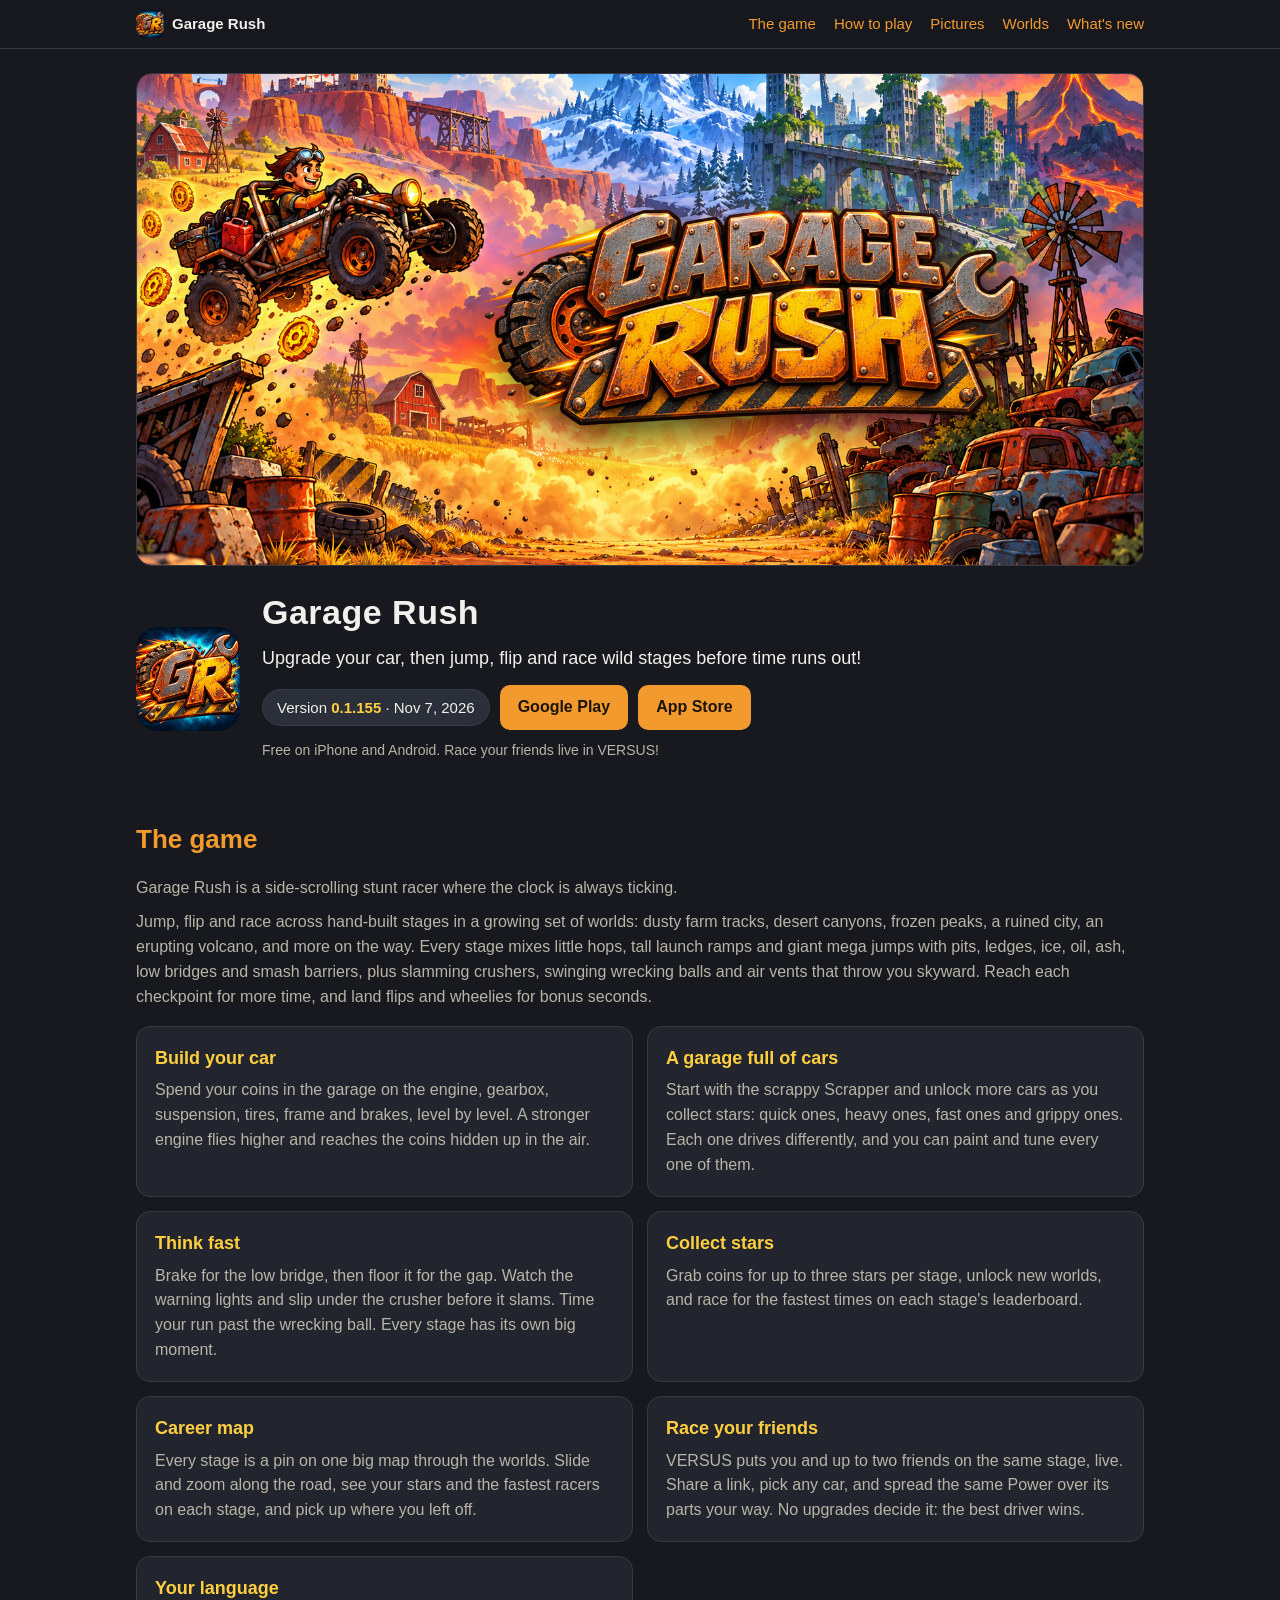
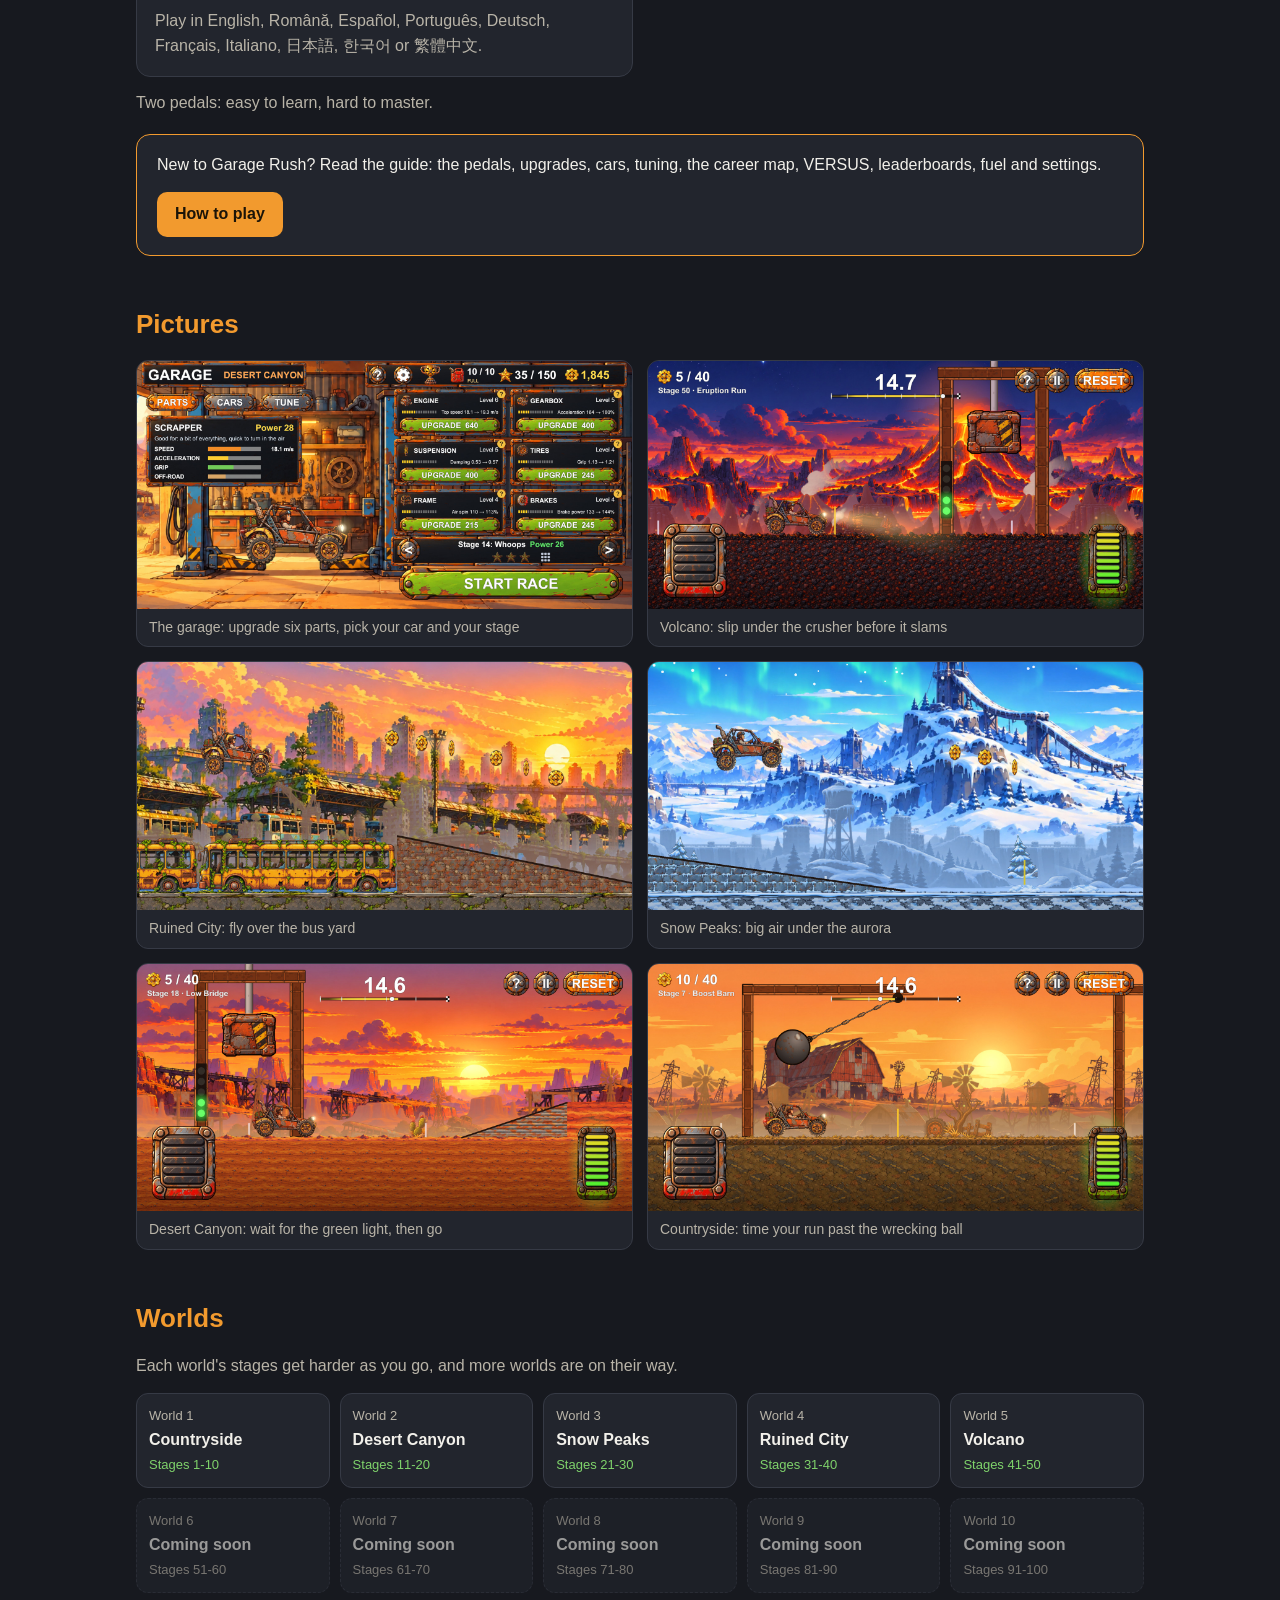
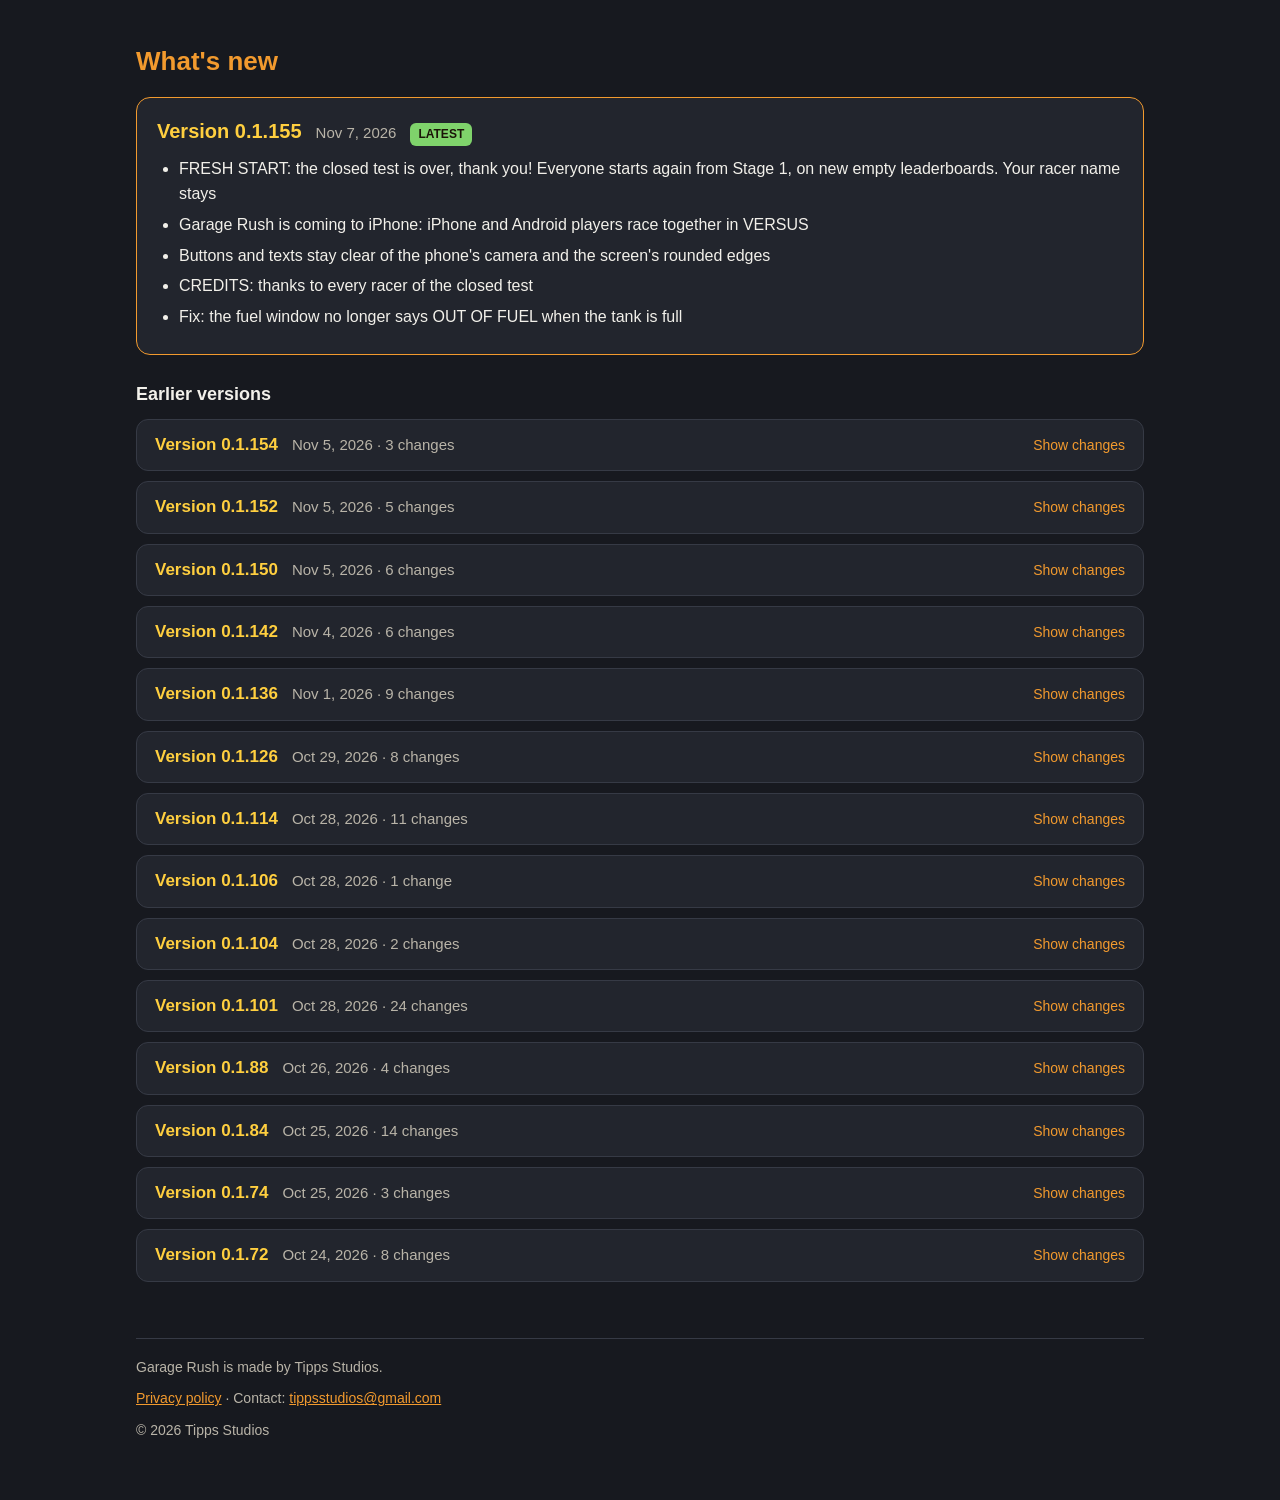
<file: index.html>
<!doctype html>
<html lang="en">
<head>
<meta charset="utf-8">
<meta name="viewport" content="width=device-width, initial-scale=1">
<title>Garage Rush · Tipps Studios</title>
<meta name="description" content="Garage Rush by Tipps Studios: a cartoon stunt racer for Android. Jump, flip and race hand-built stages in a growing set of worlds before the clock runs out. Current version and what's new in every update.">
<link rel="icon" href="img/icon_192.png">
<link rel="stylesheet" href="style.css">
</head>
<body>
<nav>
  <div class="in">
    <a class="brand" href="#top"><img src="img/icon_192.png" alt="Garage Rush"><span>Garage Rush</span></a>
    <a href="#game">The game</a>
    <a href="guide.html">How to play</a>
    <a href="#pictures">Pictures</a>
    <a href="#worlds">Worlds</a>
    <a href="#news">What's new</a>
  </div>
</nav>

<main id="top">
  <div class="banner"><img src="img/banner.jpg" width="1536" height="750" alt="Garage Rush: a cartoon buggy racing through a scrapyard world"></div>

  <div class="hero">
    <img src="img/icon_192.png" width="104" height="104" alt="Garage Rush icon">
    <div>
      <h1>Garage Rush</h1>
      <p class="lede">Upgrade your car, then jump, flip and race wild stages before time runs out!</p>
      <div class="row">
        <span class="pill" id="current">Version <b>0.1.88</b> · Oct 26, 2026</span>
        <a class="button" href="https://play.google.com/store/apps/details?id=com.paulbica.garagerush">Google Play</a>
        <a class="button" href="https://apps.apple.com/app/id6831582047">App Store</a>
      </div>
      <p class="note" style="margin-top: 10px;">Free on iPhone and Android. Race your friends live in VERSUS!</p>
    </div>
  </div>

  <section id="game">
    <h2>The game</h2>
    <p>Garage Rush is a side-scrolling stunt racer where the clock is always ticking.</p>
    <p>Jump, flip and race across hand-built stages in a growing set of worlds: dusty farm tracks, desert canyons, frozen peaks, a ruined city, an erupting volcano, and more on the way. Every stage mixes little hops, tall launch ramps and giant mega jumps with pits, ledges, ice, oil, ash, low bridges and smash barriers, plus slamming crushers, swinging wrecking balls and air vents that throw you skyward. Reach each checkpoint for more time, and land flips and wheelies for bonus seconds.</p>
    <div class="cards" style="margin-top: 16px;">
      <div class="card">
        <h3>Build your car</h3>
        <p>Spend your coins in the garage on the engine, gearbox, suspension, tires, frame and brakes, level by level. A stronger engine flies higher and reaches the coins hidden up in the air.</p>
      </div>
      <div class="card">
        <h3>A garage full of cars</h3>
        <p>Start with the scrappy Scrapper and unlock more cars as you collect stars: quick ones, heavy ones, fast ones and grippy ones. Each one drives differently, and you can paint and tune every one of them.</p>
      </div>
      <div class="card">
        <h3>Think fast</h3>
        <p>Brake for the low bridge, then floor it for the gap. Watch the warning lights and slip under the crusher before it slams. Time your run past the wrecking ball. Every stage has its own big moment.</p>
      </div>
      <div class="card">
        <h3>Collect stars</h3>
        <p>Grab coins for up to three stars per stage, unlock new worlds, and race for the fastest times on each stage's leaderboard.</p>
      </div>
      <div class="card">
        <h3>Career map</h3>
        <p>Every stage is a pin on one big map through the worlds. Slide and zoom along the road, see your stars and the fastest racers on each stage, and pick up where you left off.</p>
      </div>
      <div class="card">
        <h3>Race your friends</h3>
        <p>VERSUS puts you and up to two friends on the same stage, live. Share a link, pick any car, and spread the same Power over its parts your way. No upgrades decide it: the best driver wins.</p>
      </div>
      <div class="card">
        <h3>Your language</h3>
        <p>Play in English, Română, Español, Português, Deutsch, Français, Italiano, 日本語, 한국어 or 繁體中文.</p>
      </div>
    </div>
    <p style="margin-top: 14px;">Two pedals: easy to learn, hard to master.</p>
    <div class="cta">
      <p>New to Garage Rush? Read the guide: the pedals, upgrades, cars, tuning, the career map, VERSUS, leaderboards, fuel and settings.</p>
      <a class="button" href="guide.html">How to play</a>
    </div>
  </section>

  <section id="pictures">
    <h2>Pictures</h2>
    <div class="shots">
      <figure><img src="img/garage.jpg" width="1600" height="800" loading="lazy" alt="The garage: upgrade parts, pick a car and a stage"><figcaption>The garage: upgrade six parts, pick your car and your stage</figcaption></figure>
      <figure><img src="img/volcano.jpg" width="1600" height="800" loading="lazy" alt="A crusher in front of an erupting volcano"><figcaption>Volcano: slip under the crusher before it slams</figcaption></figure>
      <figure><img src="img/bus_jump.jpg" width="1600" height="800" loading="lazy" alt="A big jump over a row of old buses in a ruined city"><figcaption>Ruined City: fly over the bus yard</figcaption></figure>
      <figure><img src="img/ski_jump.jpg" width="1600" height="800" loading="lazy" alt="A buggy in the air off a ski jump under an aurora"><figcaption>Snow Peaks: big air under the aurora</figcaption></figure>
      <figure><img src="img/desert.jpg" width="1600" height="800" loading="lazy" alt="A buggy passing under a crusher in a desert canyon at sunset"><figcaption>Desert Canyon: wait for the green light, then go</figcaption></figure>
      <figure><img src="img/farm.jpg" width="1600" height="800" loading="lazy" alt="A wrecking ball swinging over the farm road"><figcaption>Countryside: time your run past the wrecking ball</figcaption></figure>
    </div>
  </section>

  <section id="worlds">
    <h2>Worlds</h2>
    <p>Each world's stages get harder as you go, and more worlds are on their way.</p>
    <div class="worlds" style="margin-top: 14px;">
      <div class="world"><div class="n">World 1</div><div class="name">Countryside</div><div class="stages">Stages 1-10</div></div>
      <div class="world"><div class="n">World 2</div><div class="name">Desert Canyon</div><div class="stages">Stages 11-20</div></div>
      <div class="world"><div class="n">World 3</div><div class="name">Snow Peaks</div><div class="stages">Stages 21-30</div></div>
      <div class="world"><div class="n">World 4</div><div class="name">Ruined City</div><div class="stages">Stages 31-40</div></div>
      <div class="world"><div class="n">World 5</div><div class="name">Volcano</div><div class="stages">Stages 41-50</div></div>
      <div class="world soon"><div class="n">World 6</div><div class="name">Coming soon</div><div class="stages">Stages 51-60</div></div>
      <div class="world soon"><div class="n">World 7</div><div class="name">Coming soon</div><div class="stages">Stages 61-70</div></div>
      <div class="world soon"><div class="n">World 8</div><div class="name">Coming soon</div><div class="stages">Stages 71-80</div></div>
      <div class="world soon"><div class="n">World 9</div><div class="name">Coming soon</div><div class="stages">Stages 81-90</div></div>
      <div class="world soon"><div class="n">World 10</div><div class="name">Coming soon</div><div class="stages">Stages 91-100</div></div>
    </div>
  </section>

  <section id="news">
    <h2>What's new</h2>
    <div id="notes">
      <p>The notes for every version are in the game: open the garage and tap "What's new" at the bottom of the screen.</p>
    </div>
  </section>

  <footer>
    <p>Garage Rush is made by Tipps Studios.</p>
    <p><a href="https://sites.google.com/view/garagerush-privacy">Privacy policy</a> · Contact: <a href="mailto:tippsstudios@gmail.com">tippsstudios@gmail.com</a></p>
    <p>© 2026 Tipps Studios</p>
  </footer>
</main>

<script>
  // The version and the change lists come from patchnotes.json, the same file the game reads for its UPDATE button,
  // so this page shows each new version as soon as it is published (Tools/publish_notes.py)
  function esc(text) {
    return String(text).replace(/&/g, "&amp;").replace(/</g, "&lt;").replace(/>/g, "&gt;");
  }
  function changes(list) {
    return '<ul class="changes">' + list.map(c => "<li>" + esc(c) + "</li>").join("") + "</ul>";
  }
  fetch("patchnotes.json", { cache: "no-store" })
    .then(r => r.json())
    .then(data => {
      const notes = data.notes || [];
      const latest = notes.find(n => n.code === data.latest.code) || notes[0];
      if (!latest) return;
      document.getElementById("current").innerHTML = "Version <b>" + esc(latest.version) + "</b> · " + esc(latest.date);
      let html = '<div class="latest"><div class="head"><span class="version">Version ' + esc(latest.version) + '</span>'
        + '<span class="date">' + esc(latest.date) + '</span><span class="tag">LATEST</span></div>' + changes(latest.changes) + "</div>";
      const earlier = notes.filter(n => n !== latest);
      if (earlier.length) {
        html += '<h3 style="margin: 26px 0 0;">Earlier versions</h3>';
        for (const n of earlier)
          html += '<details><summary><span class="version">Version ' + esc(n.version) + '</span><span class="date">'
            + esc(n.date) + " · " + n.changes.length + (n.changes.length === 1 ? " change" : " changes") + "</span></summary>"
            + changes(n.changes) + "</details>";
      }
      document.getElementById("notes").innerHTML = html;
    })
    .catch(() => {});
</script>
</body>
</html>
</file>
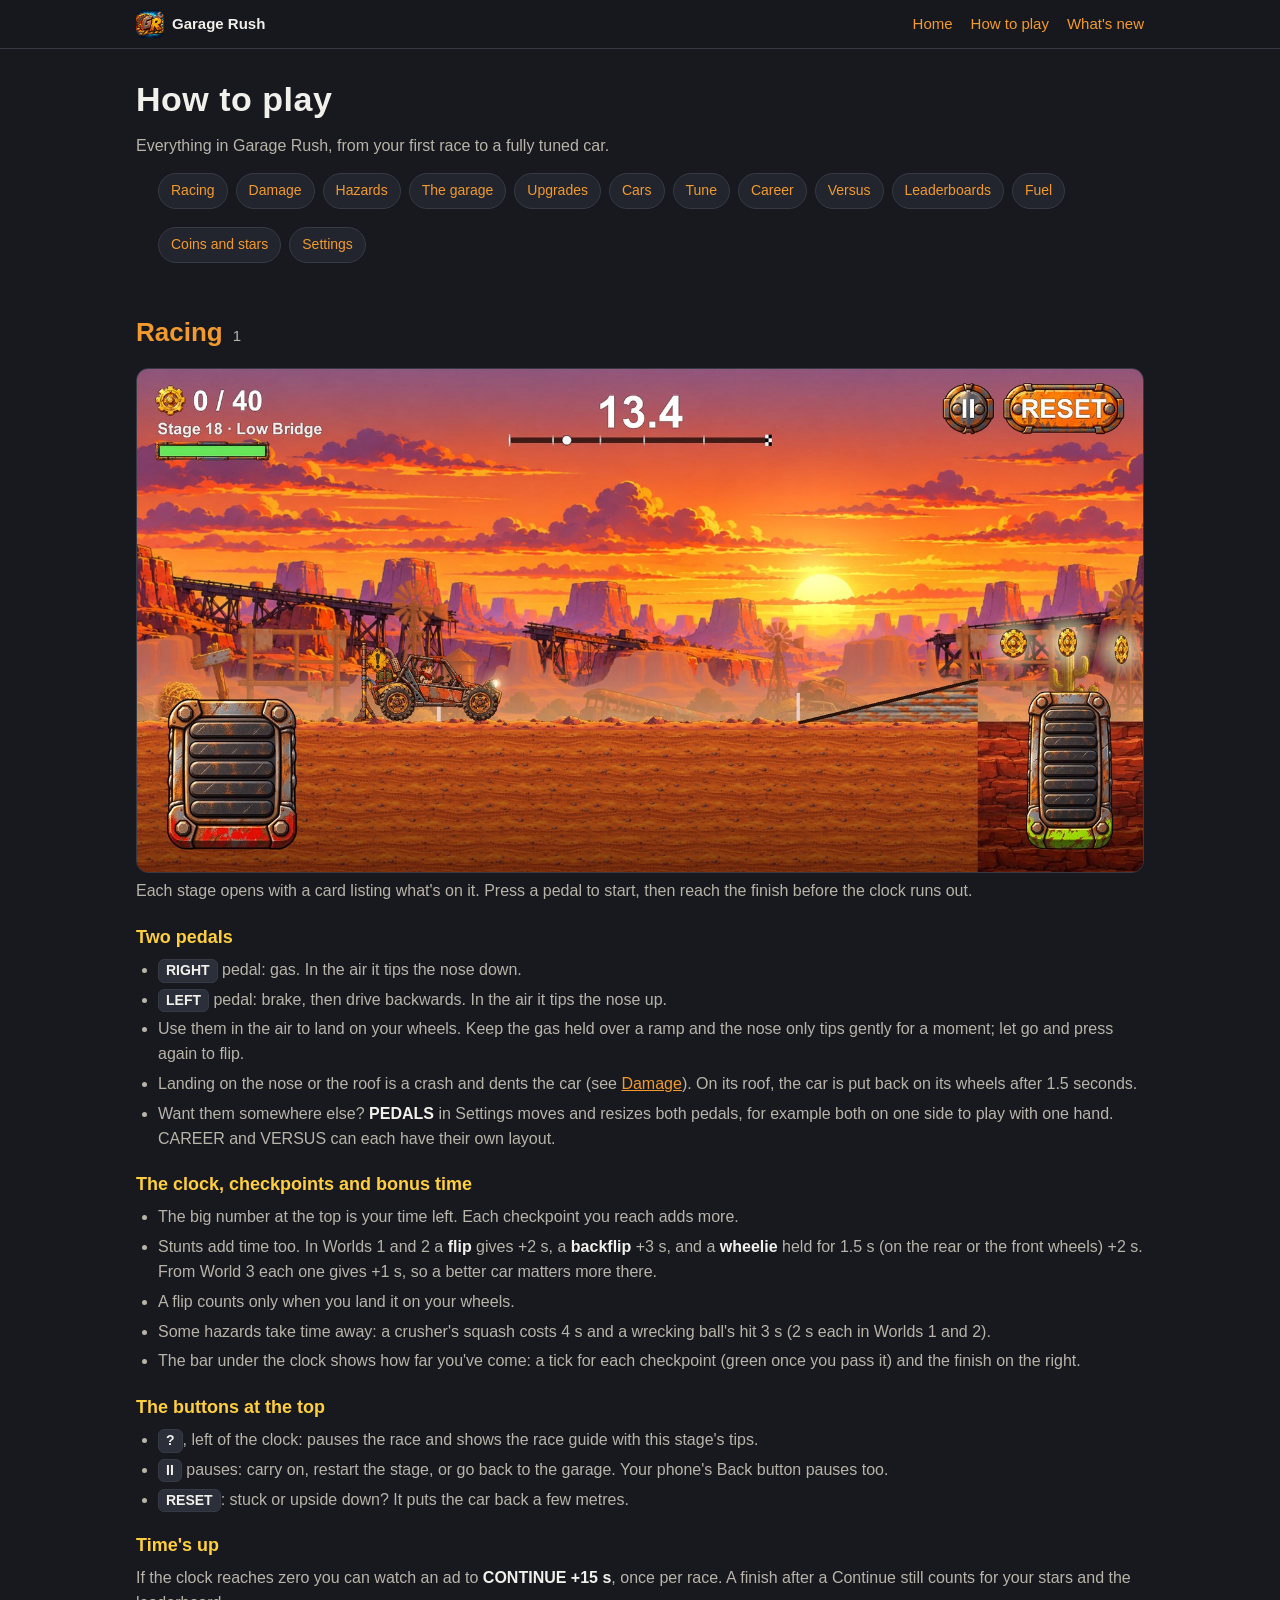
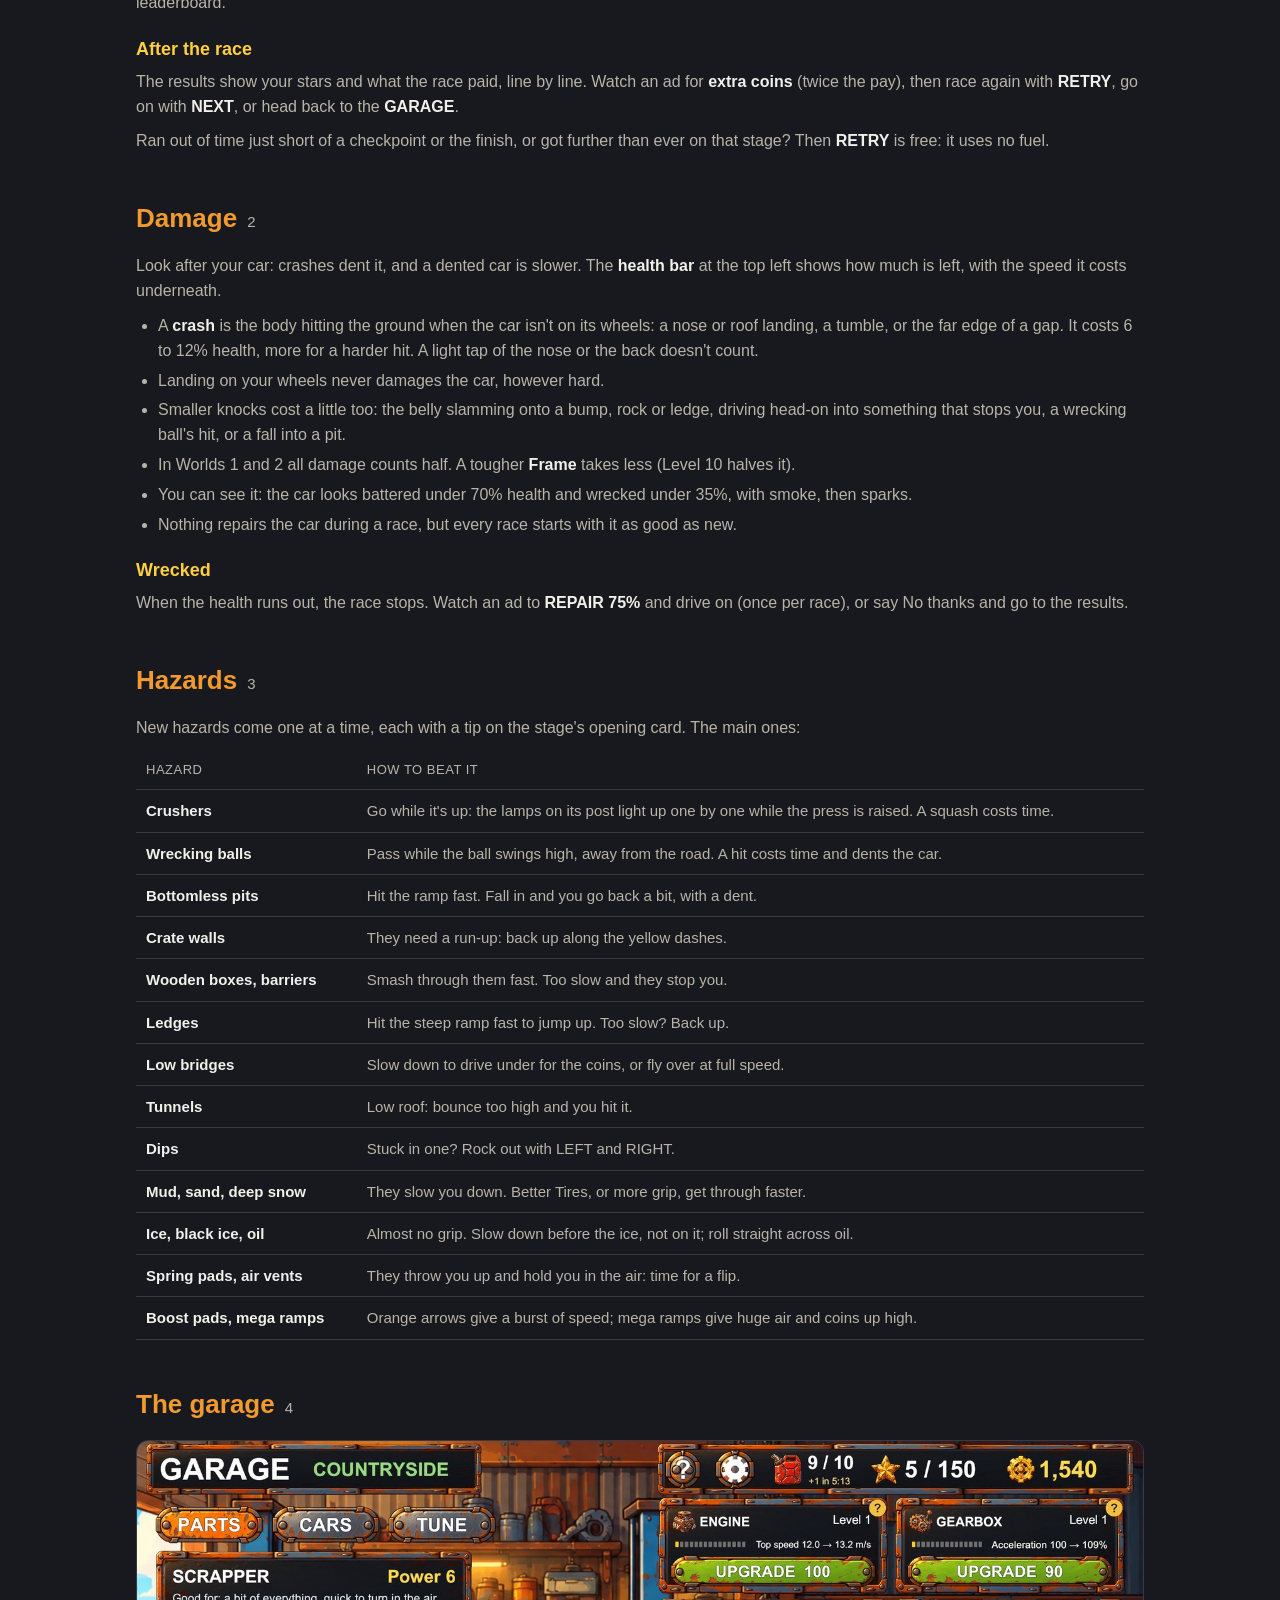
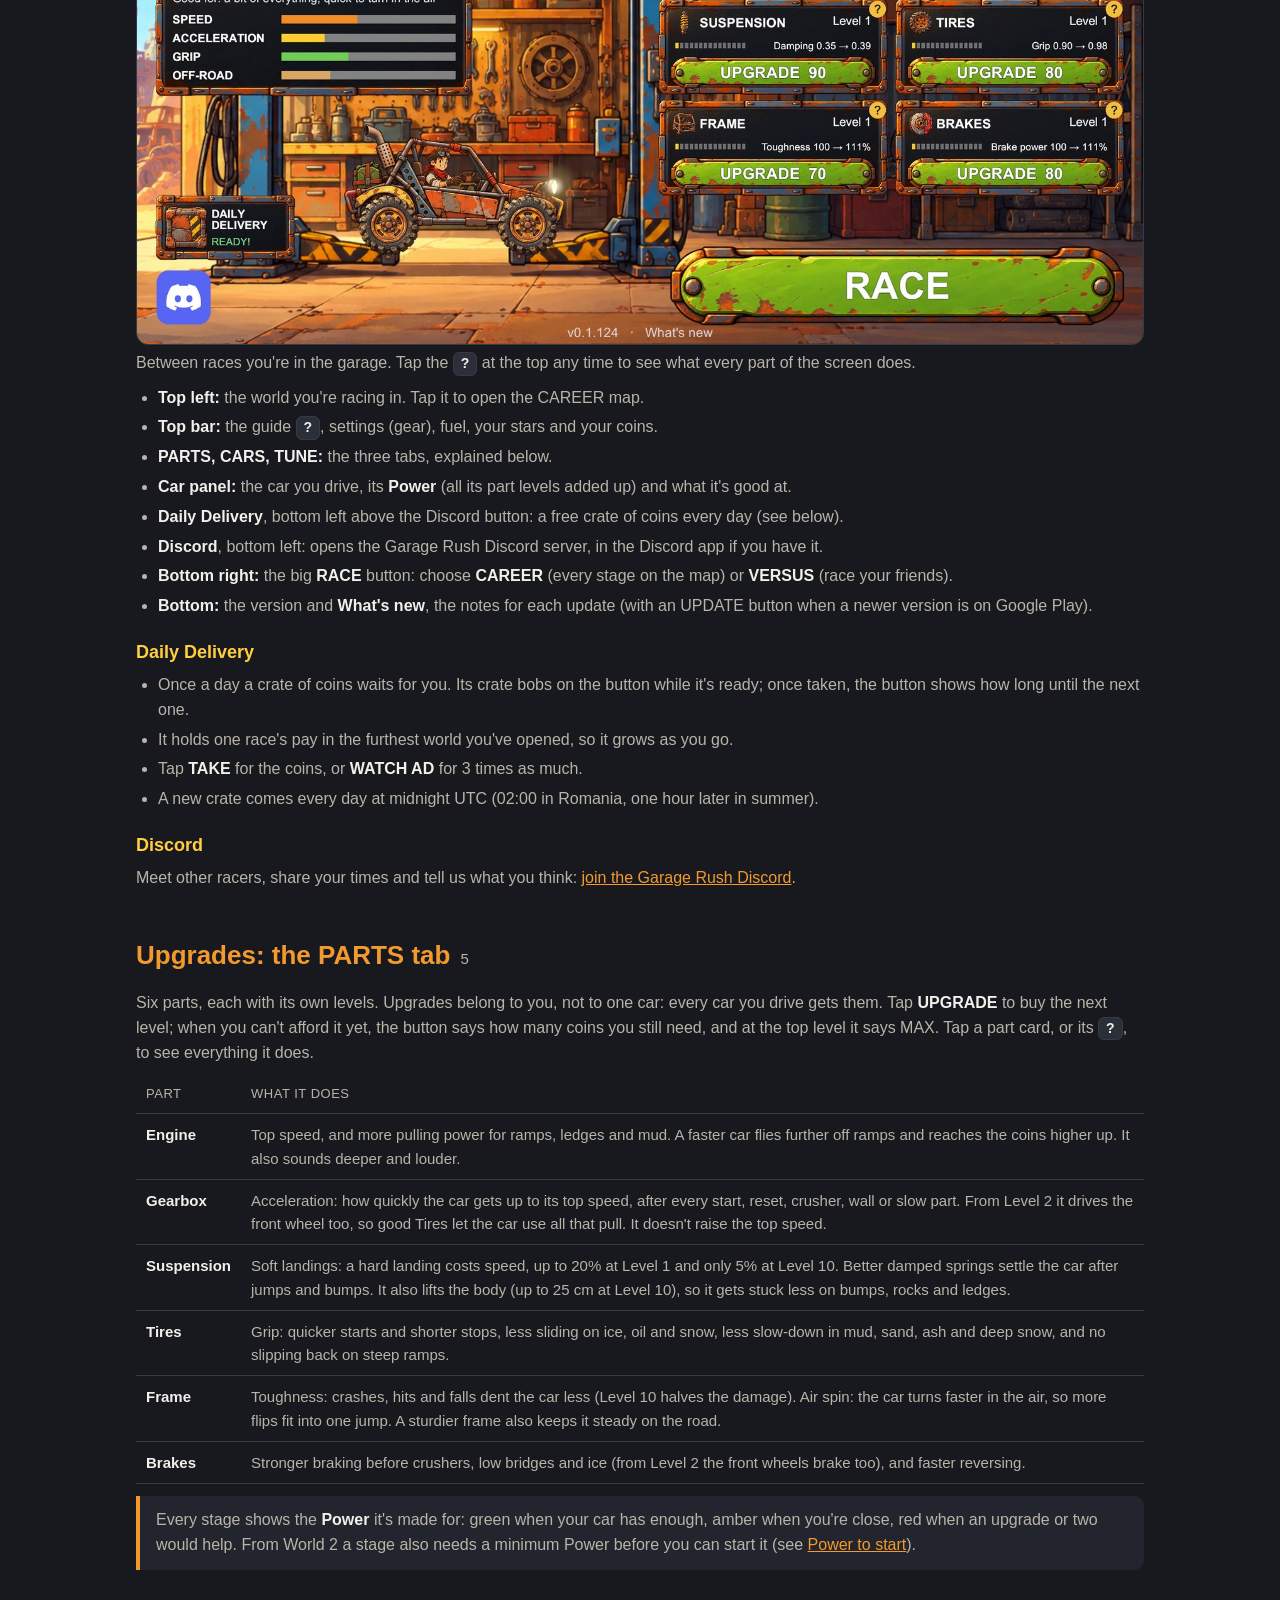
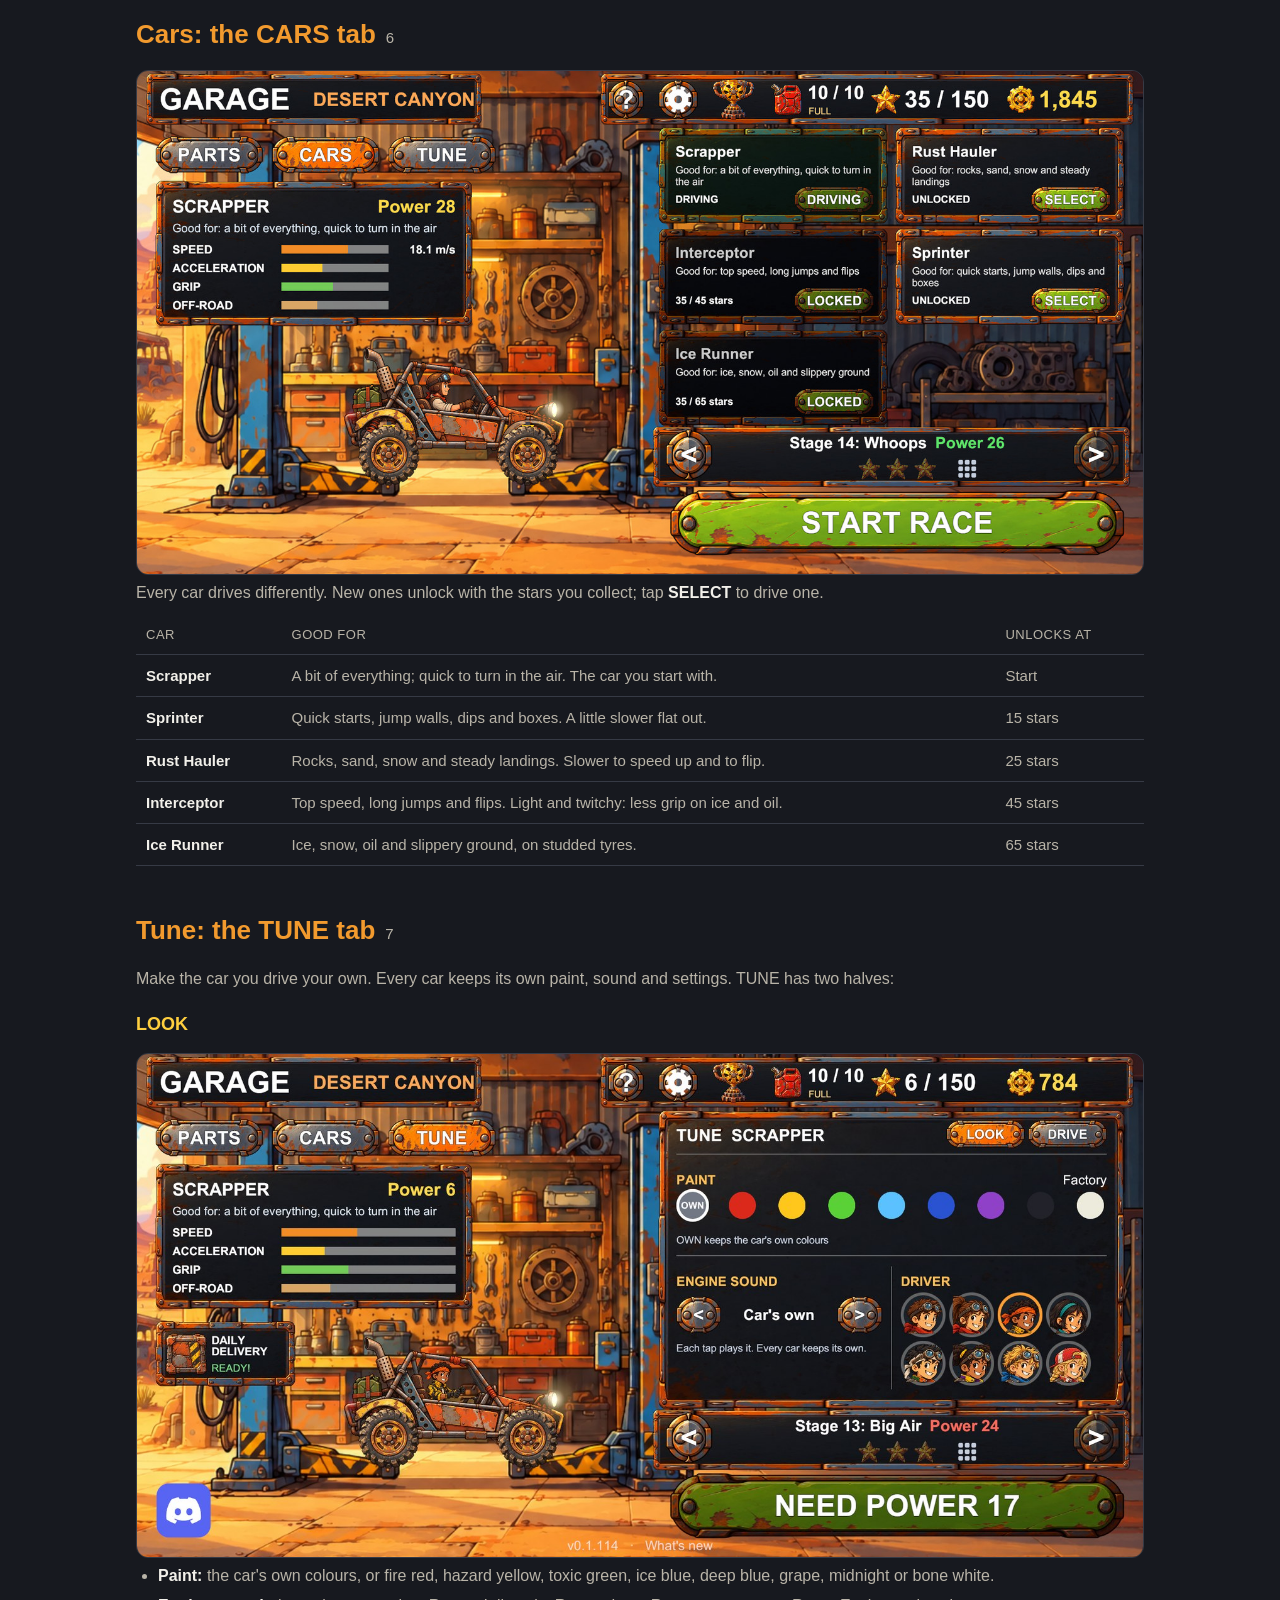
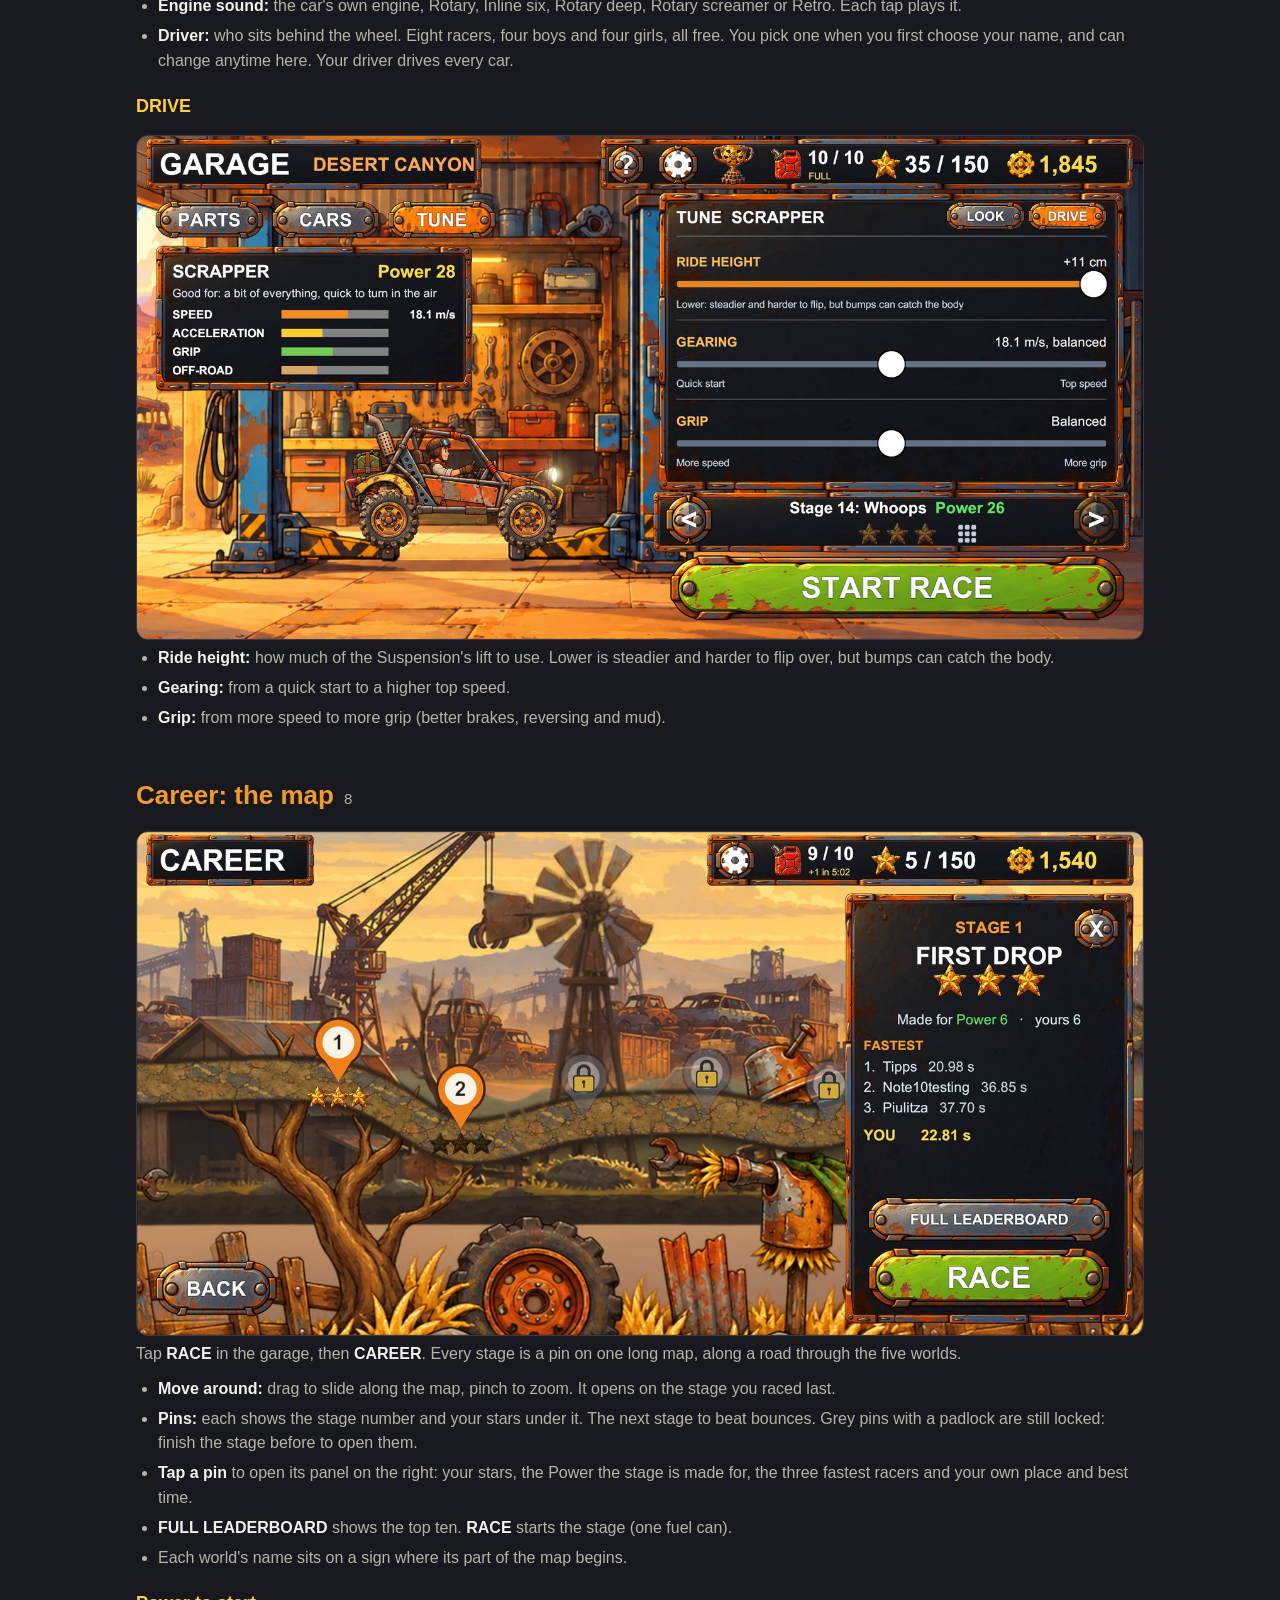
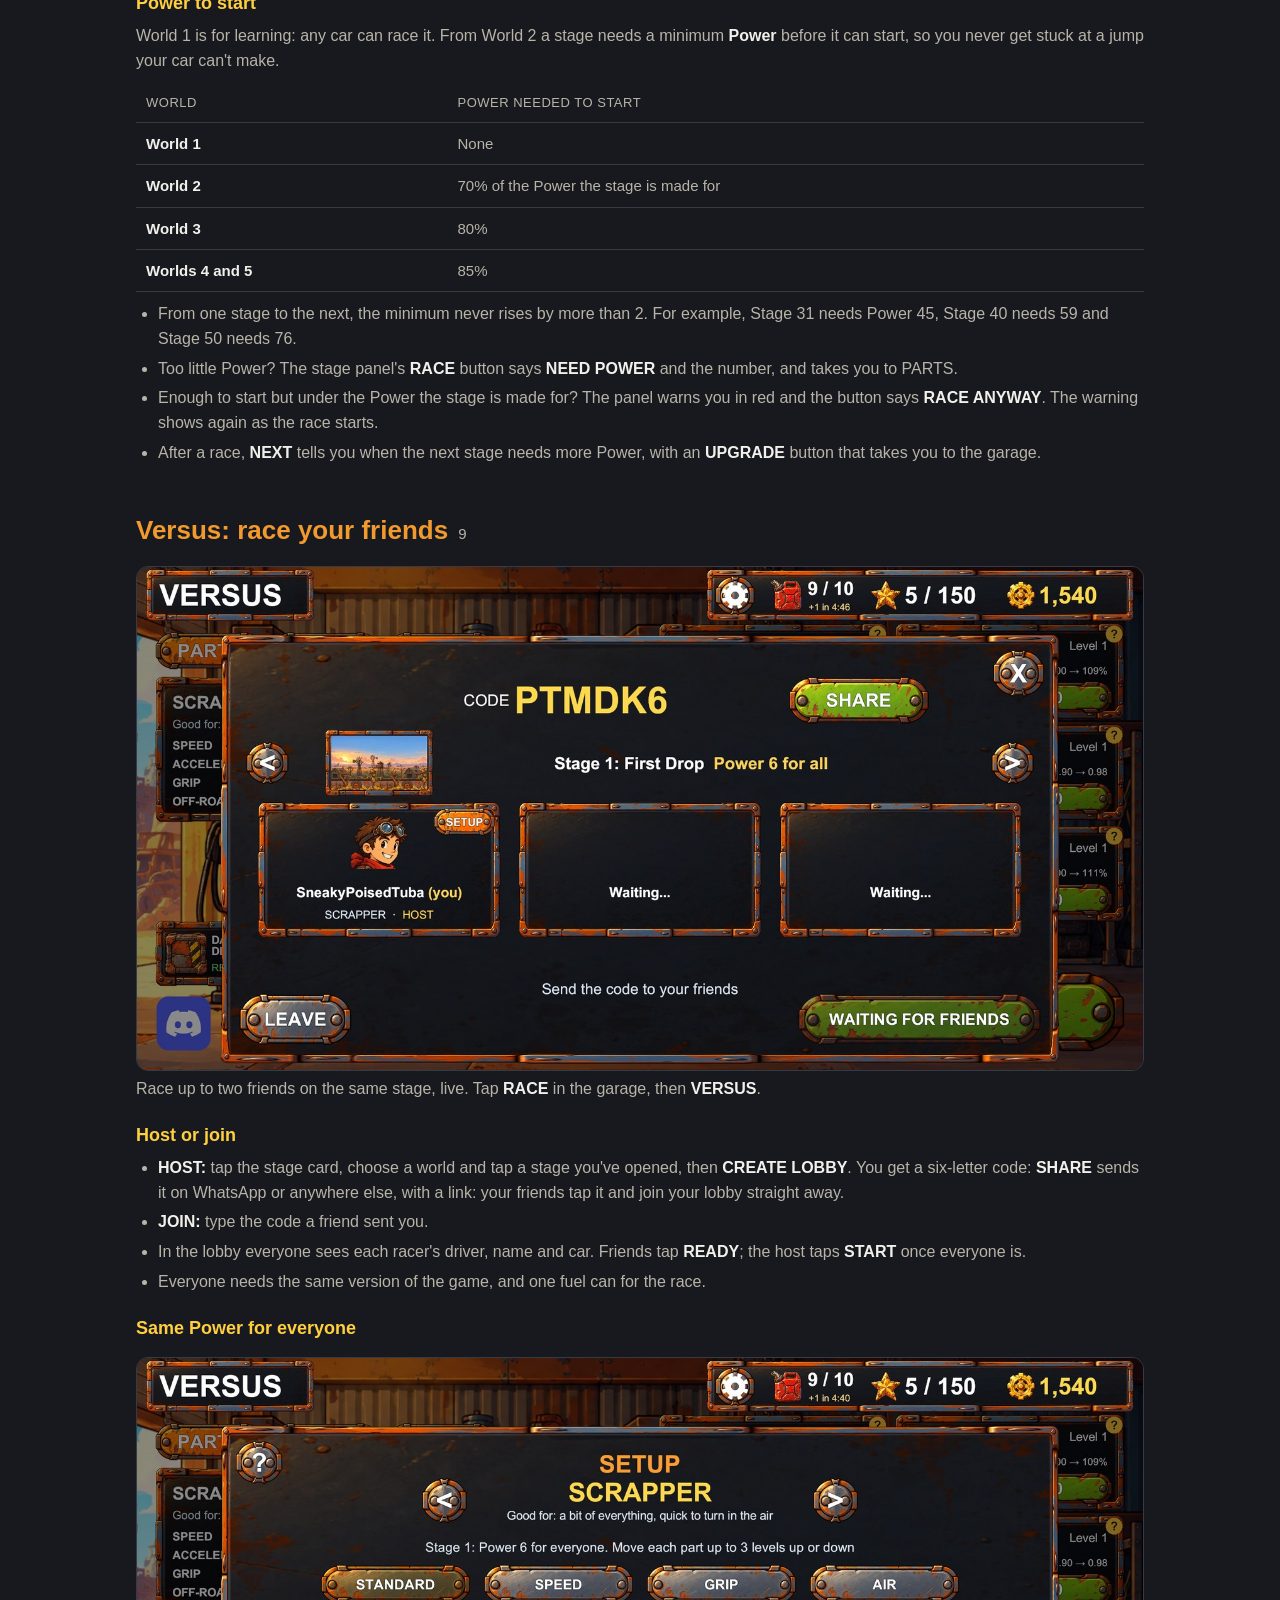
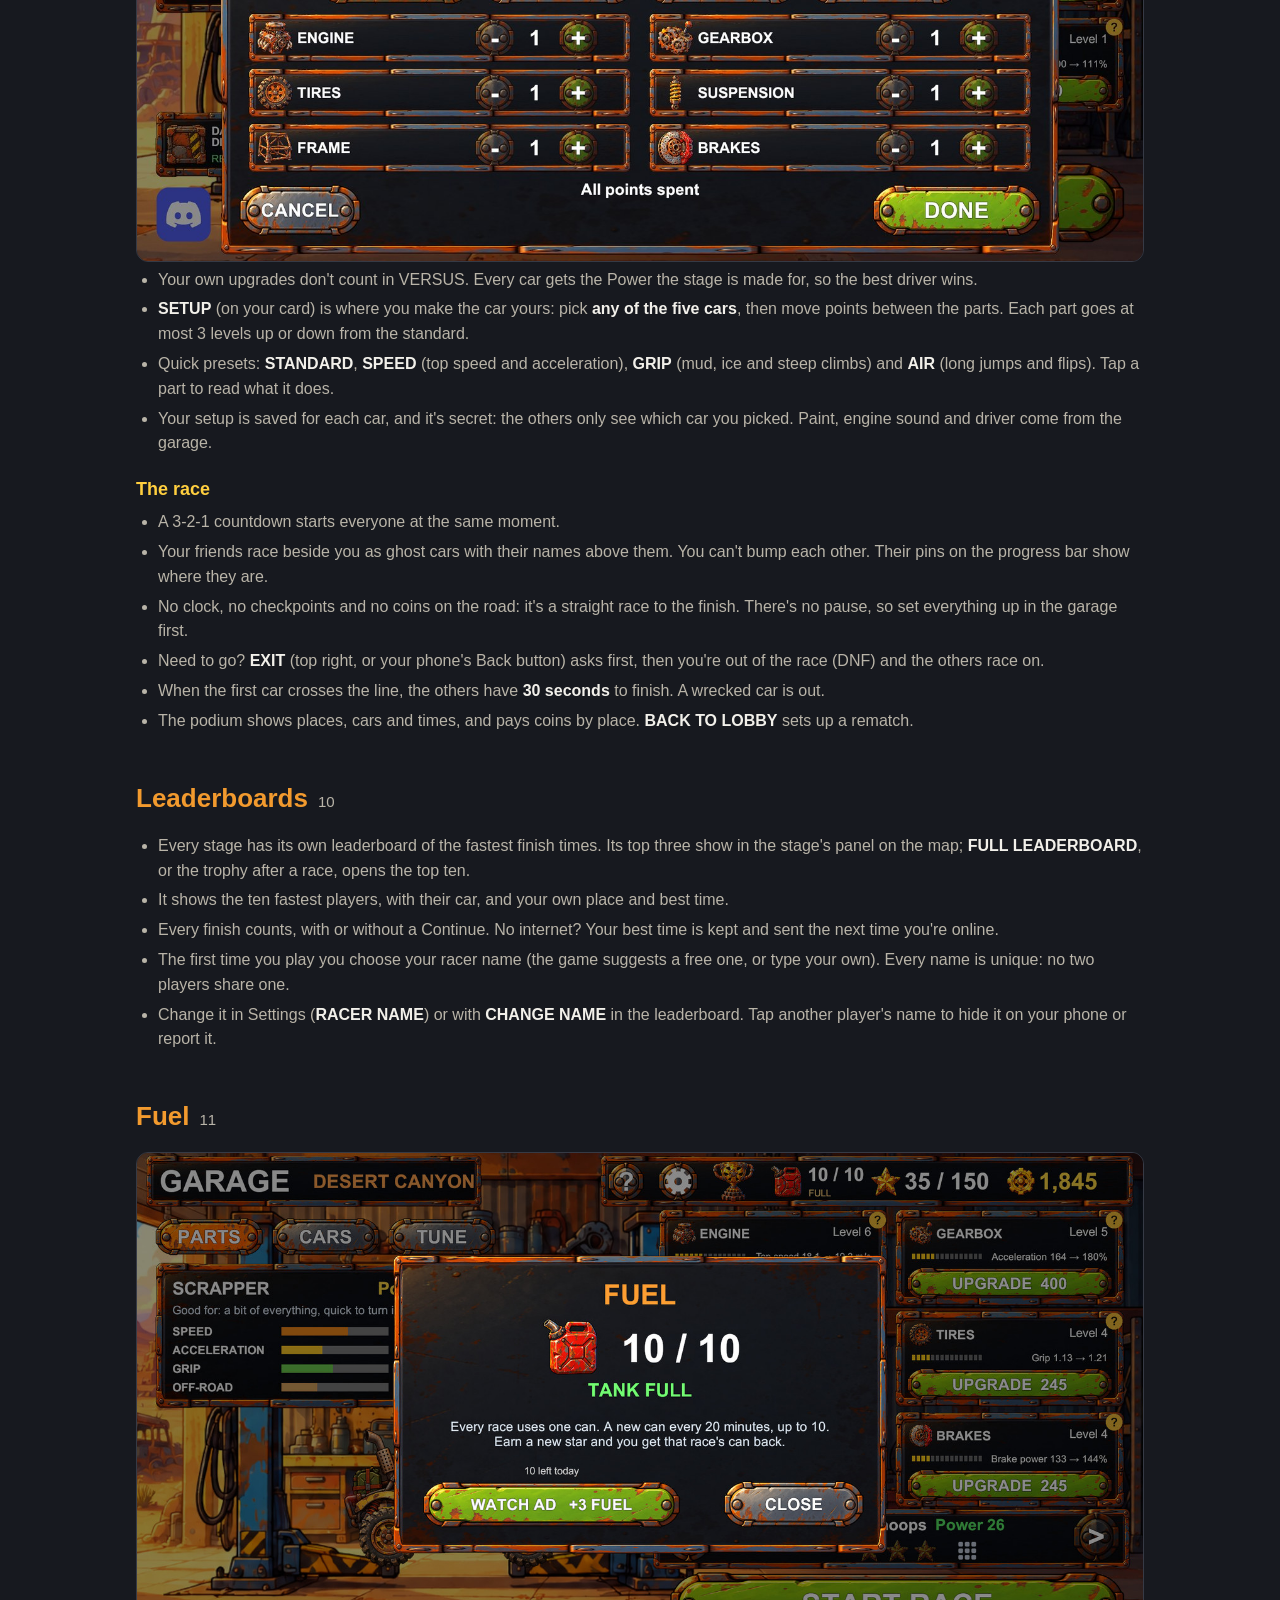
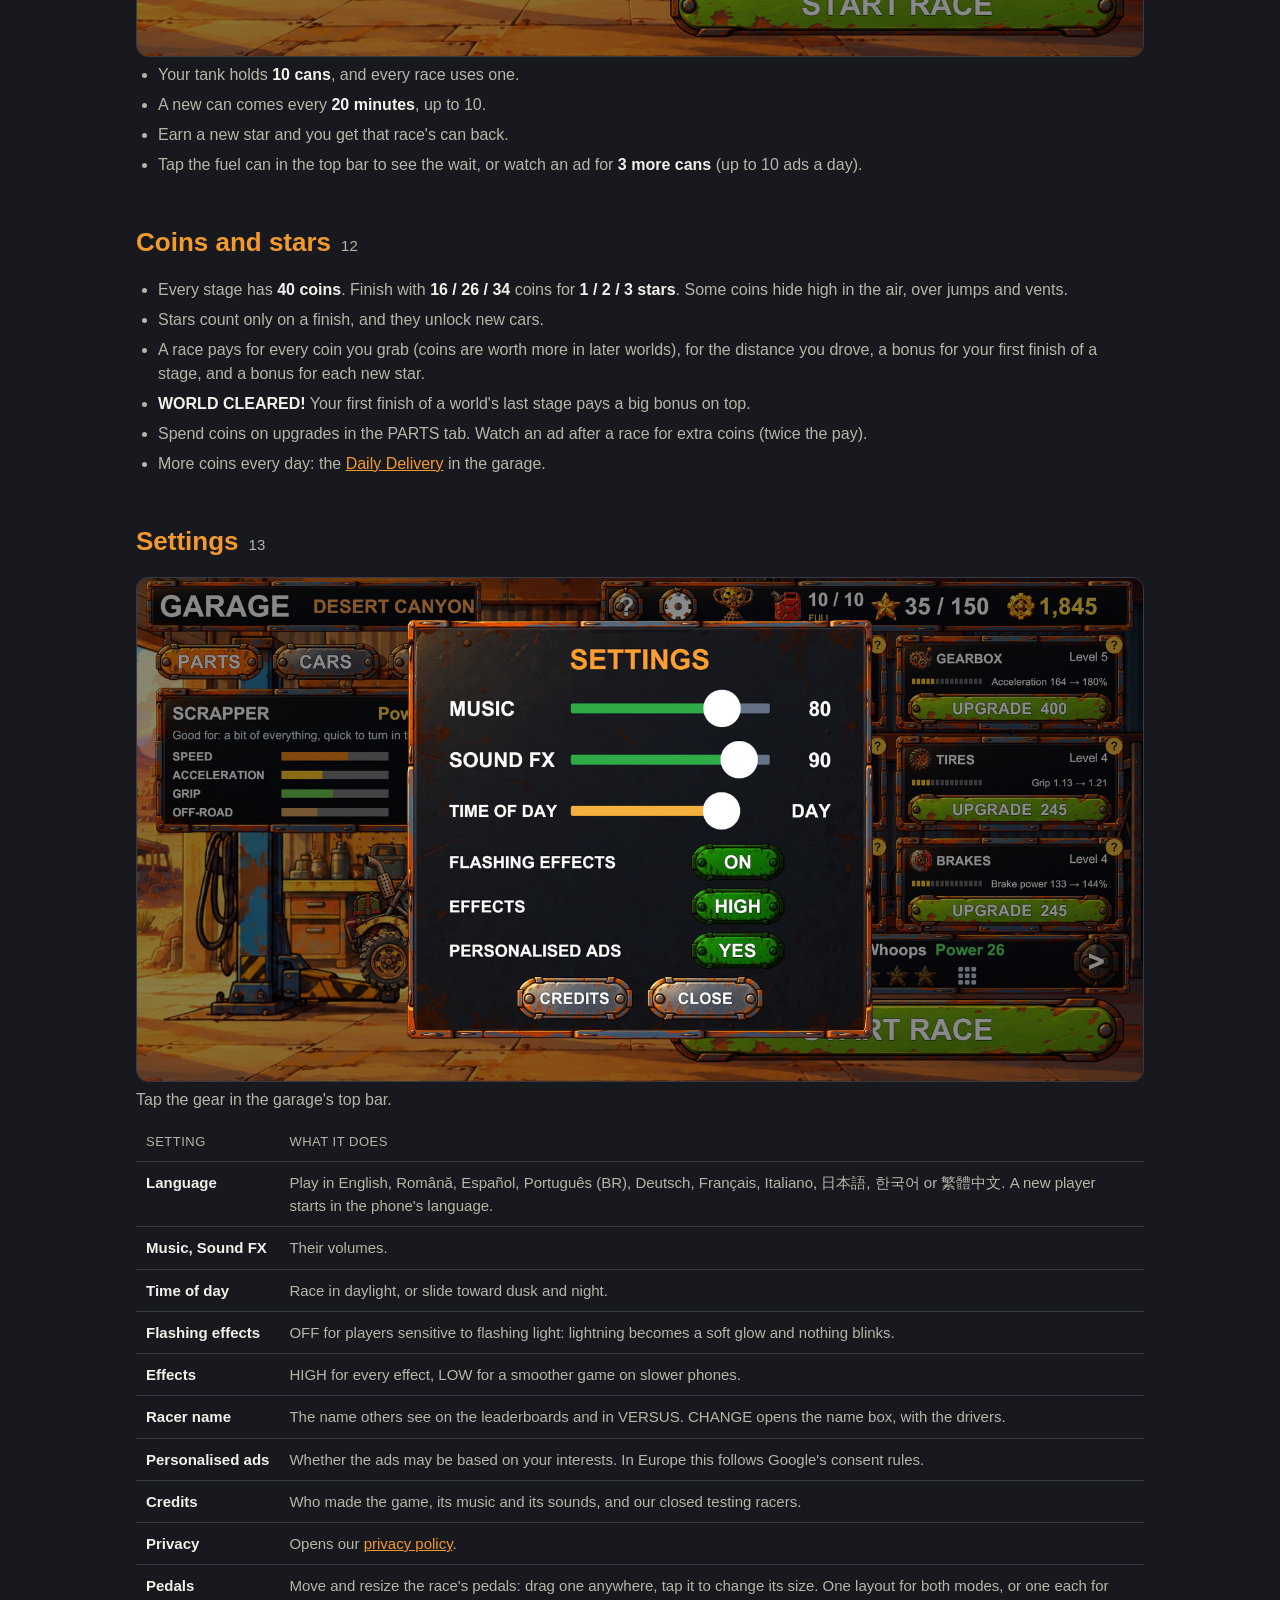
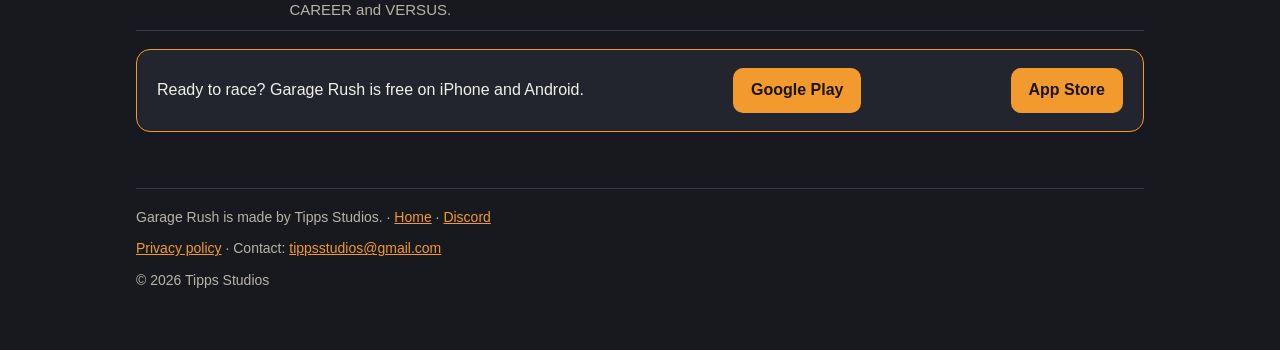
<file: guide.html>
<!doctype html>
<html lang="en">
<head>
<meta charset="utf-8">
<meta name="viewport" content="width=device-width, initial-scale=1">
<title>How to play Garage Rush · Tipps Studios</title>
<meta name="description" content="How to play Garage Rush: the pedals, time and checkpoints, flips and wheelies, crash damage, the CAREER map, VERSUS races with friends, coins and stars, upgrades, cars, drivers, tuning, stages and the Power they need, leaderboards, fuel, the Daily Delivery and settings.">
<link rel="icon" href="img/icon_192.png">
<link rel="stylesheet" href="style.css">
</head>
<body>
<nav>
  <div class="in">
    <a class="brand" href="index.html"><img src="img/icon_192.png" alt="Garage Rush"><span>Garage Rush</span></a>
    <a href="index.html">Home</a>
    <a href="guide.html">How to play</a>
    <a href="index.html#news">What's new</a>
  </div>
</nav>

<main class="guide" id="top">
  <h1>How to play</h1>
  <p class="lede" style="margin-top: 8px;">Everything in Garage Rush, from your first race to a fully tuned car.</p>
  <ul class="toc">
    <li><a href="#racing">Racing</a></li>
    <li><a href="#damage">Damage</a></li>
    <li><a href="#hazards">Hazards</a></li>
    <li><a href="#garage">The garage</a></li>
    <li><a href="#upgrades">Upgrades</a></li>
    <li><a href="#cars">Cars</a></li>
    <li><a href="#tune">Tune</a></li>
    <li><a href="#stages">Career</a></li>
    <li><a href="#versus">Versus</a></li>
    <li><a href="#leaderboards">Leaderboards</a></li>
    <li><a href="#fuel">Fuel</a></li>
    <li><a href="#coins">Coins and stars</a></li>
    <li><a href="#settings">Settings</a></li>
  </ul>

  <section id="racing">
    <h2>Racing <span class="num">1</span></h2>
    <figure class="shot"><img src="img/guide_race.jpg" width="1600" height="800" loading="lazy" alt="A race: coins and the stage name top left with the health bar, the clock and its progress bar in the middle, pause and RESET top right, the two pedals at the bottom"></figure>
    <p>Each stage opens with a card listing what's on it. Press a pedal to start, then reach the finish before the clock runs out.</p>
    <h3>Two pedals</h3>
    <ul>
      <li><span class="key">RIGHT</span> pedal: gas. In the air it tips the nose down.</li>
      <li><span class="key">LEFT</span> pedal: brake, then drive backwards. In the air it tips the nose up.</li>
      <li>Use them in the air to land on your wheels. Keep the gas held over a ramp and the nose only tips gently for a moment; let go and press again to flip.</li>
      <li>Landing on the nose or the roof is a crash and dents the car (see <a href="#damage">Damage</a>). On its roof, the car is put back on its wheels after 1.5 seconds.</li>
      <li>Want them somewhere else? <b>PEDALS</b> in Settings moves and resizes both pedals, for example both on one side to play with one hand. CAREER and VERSUS can each have their own layout.</li>
    </ul>
    <h3>The clock, checkpoints and bonus time</h3>
    <ul>
      <li>The big number at the top is your time left. Each checkpoint you reach adds more.</li>
      <li>Stunts add time too. In Worlds 1 and 2 a <b>flip</b> gives +2 s, a <b>backflip</b> +3 s, and a <b>wheelie</b> held for 1.5 s (on the rear or the front wheels) +2 s. From World 3 each one gives +1 s, so a better car matters more there.</li>
      <li>A flip counts only when you land it on your wheels.</li>
      <li>Some hazards take time away: a crusher's squash costs 4 s and a wrecking ball's hit 3 s (2 s each in Worlds 1 and 2).</li>
      <li>The bar under the clock shows how far you've come: a tick for each checkpoint (green once you pass it) and the finish on the right.</li>
    </ul>
    <h3>The buttons at the top</h3>
    <ul>
      <li><span class="key">?</span>, left of the clock: pauses the race and shows the race guide with this stage's tips.</li>
      <li><span class="key">II</span> pauses: carry on, restart the stage, or go back to the garage. Your phone's Back button pauses too.</li>
      <li><span class="key">RESET</span>: stuck or upside down? It puts the car back a few metres.</li>
    </ul>
    <h3>Time's up</h3>
    <p>If the clock reaches zero you can watch an ad to <b>CONTINUE +15 s</b>, once per race. A finish after a Continue still counts for your stars and the leaderboard.</p>
    <h3>After the race</h3>
    <p>The results show your stars and what the race paid, line by line. Watch an ad for <b>extra coins</b> (twice the pay), then race again with <b>RETRY</b>, go on with <b>NEXT</b>, or head back to the <b>GARAGE</b>.</p>
    <p>Ran out of time just short of a checkpoint or the finish, or got further than ever on that stage? Then <b>RETRY</b> is free: it uses no fuel.</p>
  </section>

  <section id="damage">
    <h2>Damage <span class="num">2</span></h2>
    <p>Look after your car: crashes dent it, and a dented car is slower. The <b>health bar</b> at the top left shows how much is left, with the speed it costs underneath.</p>
    <ul>
      <li>A <b>crash</b> is the body hitting the ground when the car isn't on its wheels: a nose or roof landing, a tumble, or the far edge of a gap. It costs 6 to 12% health, more for a harder hit. A light tap of the nose or the back doesn't count.</li>
      <li>Landing on your wheels never damages the car, however hard.</li>
      <li>Smaller knocks cost a little too: the belly slamming onto a bump, rock or ledge, driving head-on into something that stops you, a wrecking ball's hit, or a fall into a pit.</li>
      <li>In Worlds 1 and 2 all damage counts half. A tougher <b>Frame</b> takes less (Level 10 halves it).</li>
      <li>You can see it: the car looks battered under 70% health and wrecked under 35%, with smoke, then sparks.</li>
      <li>Nothing repairs the car during a race, but every race starts with it as good as new.</li>
    </ul>
    <h3>Wrecked</h3>
    <p>When the health runs out, the race stops. Watch an ad to <b>REPAIR 75%</b> and drive on (once per race), or say No thanks and go to the results.</p>
  </section>

  <section id="hazards">
    <h2>Hazards <span class="num">3</span></h2>
    <p>New hazards come one at a time, each with a tip on the stage's opening card. The main ones:</p>
    <table class="table">
      <thead><tr><th>Hazard</th><th>How to beat it</th></tr></thead>
      <tbody>
        <tr><td>Crushers</td><td>Go while it's up: the lamps on its post light up one by one while the press is raised. A squash costs time.</td></tr>
        <tr><td>Wrecking balls</td><td>Pass while the ball swings high, away from the road. A hit costs time and dents the car.</td></tr>
        <tr><td>Bottomless pits</td><td>Hit the ramp fast. Fall in and you go back a bit, with a dent.</td></tr>
        <tr><td>Crate walls</td><td>They need a run-up: back up along the yellow dashes.</td></tr>
        <tr><td>Wooden boxes, barriers</td><td>Smash through them fast. Too slow and they stop you.</td></tr>
        <tr><td>Ledges</td><td>Hit the steep ramp fast to jump up. Too slow? Back up.</td></tr>
        <tr><td>Low bridges</td><td>Slow down to drive under for the coins, or fly over at full speed.</td></tr>
        <tr><td>Tunnels</td><td>Low roof: bounce too high and you hit it.</td></tr>
        <tr><td>Dips</td><td>Stuck in one? Rock out with LEFT and RIGHT.</td></tr>
        <tr><td>Mud, sand, deep snow</td><td>They slow you down. Better Tires, or more grip, get through faster.</td></tr>
        <tr><td>Ice, black ice, oil</td><td>Almost no grip. Slow down before the ice, not on it; roll straight across oil.</td></tr>
        <tr><td>Spring pads, air vents</td><td>They throw you up and hold you in the air: time for a flip.</td></tr>
        <tr><td>Boost pads, mega ramps</td><td>Orange arrows give a burst of speed; mega ramps give huge air and coins up high.</td></tr>
      </tbody>
    </table>
  </section>

  <section id="garage">
    <h2>The garage <span class="num">4</span></h2>
    <figure class="shot"><img src="img/guide_garage.jpg" width="1600" height="800" loading="lazy" alt="The garage: the car on its lift, the car panel and the Daily Delivery on the left, the Discord button bottom left, six part cards on the right, the stage picker and the START RACE button, here saying NEED POWER 17"></figure>
    <p>Between races you're in the garage. Tap the <span class="key">?</span> at the top any time to see what every part of the screen does.</p>
    <ul>
      <li><b>Top left:</b> the world you're racing in. Tap it to open the CAREER map.</li>
      <li><b>Top bar:</b> the guide <span class="key">?</span>, settings (gear), fuel, your stars and your coins.</li>
      <li><b>PARTS, CARS, TUNE:</b> the three tabs, explained below.</li>
      <li><b>Car panel:</b> the car you drive, its <b>Power</b> (all its part levels added up) and what it's good at.</li>
      <li><b>Daily Delivery</b>, bottom left above the Discord button: a free crate of coins every day (see below).</li>
      <li><b>Discord</b>, bottom left: opens the Garage Rush Discord server, in the Discord app if you have it.</li>
      <li><b>Bottom right:</b> the big <b>RACE</b> button: choose <b>CAREER</b> (every stage on the map) or <b>VERSUS</b> (race your friends).</li>
      <li><b>Bottom:</b> the version and <b>What's new</b>, the notes for each update (with an UPDATE button when a newer version is on Google Play).</li>
    </ul>
    <h3 id="delivery">Daily Delivery</h3>
    <ul>
      <li>Once a day a crate of coins waits for you. Its crate bobs on the button while it's ready; once taken, the button shows how long until the next one.</li>
      <li>It holds one race's pay in the furthest world you've opened, so it grows as you go.</li>
      <li>Tap <b>TAKE</b> for the coins, or <b>WATCH AD</b> for 3 times as much.</li>
      <li>A new crate comes every day at midnight UTC (02:00 in Romania, one hour later in summer).</li>
    </ul>
    <h3>Discord</h3>
    <p>Meet other racers, share your times and tell us what you think: <a href="https://discord.gg/t95NBhnwTp">join the Garage Rush Discord</a>.</p>
  </section>

  <section id="upgrades">
    <h2>Upgrades: the PARTS tab <span class="num">5</span></h2>
    <p>Six parts, each with its own levels. Upgrades belong to you, not to one car: every car you drive gets them. Tap <b>UPGRADE</b> to buy the next level; when you can't afford it yet, the button says how many coins you still need, and at the top level it says MAX. Tap a part card, or its <span class="key">?</span>, to see everything it does.</p>
    <table class="table">
      <thead><tr><th>Part</th><th>What it does</th></tr></thead>
      <tbody>
        <tr><td>Engine</td><td>Top speed, and more pulling power for ramps, ledges and mud. A faster car flies further off ramps and reaches the coins higher up. It also sounds deeper and louder.</td></tr>
        <tr><td>Gearbox</td><td>Acceleration: how quickly the car gets up to its top speed, after every start, reset, crusher, wall or slow part. From Level 2 it drives the front wheel too, so good Tires let the car use all that pull. It doesn't raise the top speed.</td></tr>
        <tr><td>Suspension</td><td>Soft landings: a hard landing costs speed, up to 20% at Level 1 and only 5% at Level 10. Better damped springs settle the car after jumps and bumps. It also lifts the body (up to 25 cm at Level 10), so it gets stuck less on bumps, rocks and ledges.</td></tr>
        <tr><td>Tires</td><td>Grip: quicker starts and shorter stops, less sliding on ice, oil and snow, less slow-down in mud, sand, ash and deep snow, and no slipping back on steep ramps.</td></tr>
        <tr><td>Frame</td><td>Toughness: crashes, hits and falls dent the car less (Level 10 halves the damage). Air spin: the car turns faster in the air, so more flips fit into one jump. A sturdier frame also keeps it steady on the road.</td></tr>
        <tr><td>Brakes</td><td>Stronger braking before crushers, low bridges and ice (from Level 2 the front wheels brake too), and faster reversing.</td></tr>
      </tbody>
    </table>
    <div class="callout"><p>Every stage shows the <b>Power</b> it's made for: green when your car has enough, amber when you're close, red when an upgrade or two would help. From World 2 a stage also needs a minimum Power before you can start it (see <a href="#power">Power to start</a>).</p></div>
  </section>

  <section id="cars">
    <h2>Cars: the CARS tab <span class="num">6</span></h2>
    <figure class="shot"><img src="img/guide_cars.jpg" width="1600" height="800" loading="lazy" alt="The CARS tab: the car cards, some unlocked with a SELECT button, some locked with the stars they need"></figure>
    <p>Every car drives differently. New ones unlock with the stars you collect; tap <b>SELECT</b> to drive one.</p>
    <table class="table">
      <thead><tr><th>Car</th><th>Good for</th><th>Unlocks at</th></tr></thead>
      <tbody>
        <tr><td>Scrapper</td><td>A bit of everything; quick to turn in the air. The car you start with.</td><td>Start</td></tr>
        <tr><td>Sprinter</td><td>Quick starts, jump walls, dips and boxes. A little slower flat out.</td><td>15 stars</td></tr>
        <tr><td>Rust Hauler</td><td>Rocks, sand, snow and steady landings. Slower to speed up and to flip.</td><td>25 stars</td></tr>
        <tr><td>Interceptor</td><td>Top speed, long jumps and flips. Light and twitchy: less grip on ice and oil.</td><td>45 stars</td></tr>
        <tr><td>Ice Runner</td><td>Ice, snow, oil and slippery ground, on studded tyres.</td><td>65 stars</td></tr>
      </tbody>
    </table>
  </section>

  <section id="tune">
    <h2>Tune: the TUNE tab <span class="num">7</span></h2>
    <p>Make the car you drive your own. Every car keeps its own paint, sound and settings. TUNE has two halves:</p>
    <h3>LOOK</h3>
    <figure class="shot"><img src="img/guide_tune_look.jpg" width="1600" height="800" loading="lazy" alt="TUNE, LOOK: paint colours, the engine sound picker and the eight drivers"></figure>
    <ul>
      <li><b>Paint:</b> the car's own colours, or fire red, hazard yellow, toxic green, ice blue, deep blue, grape, midnight or bone white.</li>
      <li><b>Engine sound:</b> the car's own engine, Rotary, Inline six, Rotary deep, Rotary screamer or Retro. Each tap plays it.</li>
      <li><b>Driver:</b> who sits behind the wheel. Eight racers, four boys and four girls, all free. You pick one when you first choose your name, and can change anytime here. Your driver drives every car.</li>
    </ul>
    <h3>DRIVE</h3>
    <figure class="shot"><img src="img/guide_tune_drive.jpg" width="1600" height="800" loading="lazy" alt="TUNE, DRIVE: ride height, gearing and grip sliders"></figure>
    <ul>
      <li><b>Ride height:</b> how much of the Suspension's lift to use. Lower is steadier and harder to flip over, but bumps can catch the body.</li>
      <li><b>Gearing:</b> from a quick start to a higher top speed.</li>
      <li><b>Grip:</b> from more speed to more grip (better brakes, reversing and mud).</li>
    </ul>
  </section>

  <section id="stages">
    <h2>Career: the map <span class="num">8</span></h2>
    <figure class="shot"><img src="img/guide_career.jpg" width="1600" height="800" loading="lazy" alt="The CAREER map: the road through the worlds with a pin for each stage, and the stage panel on the right with stars, the fastest racers and RACE"></figure>
    <p>Tap <b>RACE</b> in the garage, then <b>CAREER</b>. Every stage is a pin on one long map, along a road through the five worlds.</p>
    <ul>
      <li><b>Move around:</b> drag to slide along the map, pinch to zoom. It opens on the stage you raced last.</li>
      <li><b>Pins:</b> each shows the stage number and your stars under it. The next stage to beat bounces. Grey pins with a padlock are still locked: finish the stage before to open them.</li>
      <li><b>Tap a pin</b> to open its panel on the right: your stars, the Power the stage is made for, the three fastest racers and your own place and best time.</li>
      <li><b>FULL LEADERBOARD</b> shows the top ten. <b>RACE</b> starts the stage (one fuel can).</li>
      <li>Each world's name sits on a sign where its part of the map begins.</li>
    </ul>
    <h3 id="power">Power to start</h3>
    <p>World 1 is for learning: any car can race it. From World 2 a stage needs a minimum <b>Power</b> before it can start, so you never get stuck at a jump your car can't make.</p>
    <table class="table">
      <thead><tr><th>World</th><th>Power needed to start</th></tr></thead>
      <tbody>
        <tr><td>World 1</td><td>None</td></tr>
        <tr><td>World 2</td><td>70% of the Power the stage is made for</td></tr>
        <tr><td>World 3</td><td>80%</td></tr>
        <tr><td>Worlds 4 and 5</td><td>85%</td></tr>
      </tbody>
    </table>
    <ul>
      <li>From one stage to the next, the minimum never rises by more than 2. For example, Stage 31 needs Power 45, Stage 40 needs 59 and Stage 50 needs 76.</li>
      <li>Too little Power? The stage panel's <b>RACE</b> button says <b>NEED POWER</b> and the number, and takes you to PARTS.</li>
      <li>Enough to start but under the Power the stage is made for? The panel warns you in red and the button says <b>RACE ANYWAY</b>. The warning shows again as the race starts.</li>
      <li>After a race, <b>NEXT</b> tells you when the next stage needs more Power, with an <b>UPGRADE</b> button that takes you to the garage.</li>
    </ul>
  </section>

  <section id="versus">
    <h2>Versus: race your friends <span class="num">9</span></h2>
    <figure class="shot"><img src="img/guide_versus.jpg" width="1600" height="800" loading="lazy" alt="The VERSUS lobby: the join code with SHARE, the stage, and a card for each racer with their driver, name, car and READY"></figure>
    <p>Race up to two friends on the same stage, live. Tap <b>RACE</b> in the garage, then <b>VERSUS</b>.</p>
    <h3>Host or join</h3>
    <ul>
      <li><b>HOST:</b> tap the stage card, choose a world and tap a stage you've opened, then <b>CREATE LOBBY</b>. You get a six-letter code: <b>SHARE</b> sends it on WhatsApp or anywhere else, with a link: your friends tap it and join your lobby straight away.</li>
      <li><b>JOIN:</b> type the code a friend sent you.</li>
      <li>In the lobby everyone sees each racer's driver, name and car. Friends tap <b>READY</b>; the host taps <b>START</b> once everyone is.</li>
      <li>Everyone needs the same version of the game, and one fuel can for the race.</li>
    </ul>
    <h3>Same Power for everyone</h3>
    <figure class="shot"><img src="img/guide_setup.jpg" width="1600" height="800" loading="lazy" alt="VERSUS SETUP: the car picker, the STANDARD, SPEED, GRIP and AIR presets, and each part with minus and plus buttons"></figure>
    <ul>
      <li>Your own upgrades don't count in VERSUS. Every car gets the Power the stage is made for, so the best driver wins.</li>
      <li><b>SETUP</b> (on your card) is where you make the car yours: pick <b>any of the five cars</b>, then move points between the parts. Each part goes at most 3 levels up or down from the standard.</li>
      <li>Quick presets: <b>STANDARD</b>, <b>SPEED</b> (top speed and acceleration), <b>GRIP</b> (mud, ice and steep climbs) and <b>AIR</b> (long jumps and flips). Tap a part to read what it does.</li>
      <li>Your setup is saved for each car, and it's secret: the others only see which car you picked. Paint, engine sound and driver come from the garage.</li>
    </ul>
    <h3>The race</h3>
    <ul>
      <li>A 3-2-1 countdown starts everyone at the same moment.</li>
      <li>Your friends race beside you as ghost cars with their names above them. You can't bump each other. Their pins on the progress bar show where they are.</li>
      <li>No clock, no checkpoints and no coins on the road: it's a straight race to the finish. There's no pause, so set everything up in the garage first.</li>
      <li>Need to go? <b>EXIT</b> (top right, or your phone's Back button) asks first, then you're out of the race (DNF) and the others race on.</li>
      <li>When the first car crosses the line, the others have <b>30 seconds</b> to finish. A wrecked car is out.</li>
      <li>The podium shows places, cars and times, and pays coins by place. <b>BACK TO LOBBY</b> sets up a rematch.</li>
    </ul>
  </section>

  <section id="leaderboards">
    <h2>Leaderboards <span class="num">10</span></h2>
    <ul>
      <li>Every stage has its own leaderboard of the fastest finish times. Its top three show in the stage's panel on the map; <b>FULL LEADERBOARD</b>, or the trophy after a race, opens the top ten.</li>
      <li>It shows the ten fastest players, with their car, and your own place and best time.</li>
      <li>Every finish counts, with or without a Continue. No internet? Your best time is kept and sent the next time you're online.</li>
      <li>The first time you play you choose your racer name (the game suggests a free one, or type your own). Every name is unique: no two players share one.</li>
      <li>Change it in Settings (<b>RACER NAME</b>) or with <b>CHANGE NAME</b> in the leaderboard. Tap another player's name to hide it on your phone or report it.</li>
    </ul>
  </section>

  <section id="fuel">
    <h2>Fuel <span class="num">11</span></h2>
    <figure class="shot"><img src="img/guide_fuel.jpg" width="1600" height="800" loading="lazy" alt="The FUEL window: 10 of 10 cans, tank full, and a button to watch an ad for 3 more"></figure>
    <ul>
      <li>Your tank holds <b>10 cans</b>, and every race uses one.</li>
      <li>A new can comes every <b>20 minutes</b>, up to 10.</li>
      <li>Earn a new star and you get that race's can back.</li>
      <li>Tap the fuel can in the top bar to see the wait, or watch an ad for <b>3 more cans</b> (up to 10 ads a day).</li>
    </ul>
  </section>

  <section id="coins">
    <h2>Coins and stars <span class="num">12</span></h2>
    <ul>
      <li>Every stage has <b>40 coins</b>. Finish with <b>16 / 26 / 34</b> coins for <b>1 / 2 / 3 stars</b>. Some coins hide high in the air, over jumps and vents.</li>
      <li>Stars count only on a finish, and they unlock new cars.</li>
      <li>A race pays for every coin you grab (coins are worth more in later worlds), for the distance you drove, a bonus for your first finish of a stage, and a bonus for each new star.</li>
      <li><b>WORLD CLEARED!</b> Your first finish of a world's last stage pays a big bonus on top.</li>
      <li>Spend coins on upgrades in the PARTS tab. Watch an ad after a race for extra coins (twice the pay).</li>
      <li>More coins every day: the <a href="#delivery">Daily Delivery</a> in the garage.</li>
    </ul>
  </section>

  <section id="settings">
    <h2>Settings <span class="num">13</span></h2>
    <figure class="shot"><img src="img/guide_settings.jpg" width="1600" height="800" loading="lazy" alt="The SETTINGS window: music, sound effects, time of day, flashing effects, effects, personalised ads, racer name, and the CREDITS, PRIVACY, PEDALS and CLOSE buttons"></figure>
    <p>Tap the gear in the garage's top bar.</p>
    <table class="table">
      <thead><tr><th>Setting</th><th>What it does</th></tr></thead>
      <tbody>
        <tr><td>Language</td><td>Play in English, Română, Español, Português (BR), Deutsch, Français, Italiano, 日本語, 한국어 or 繁體中文. A new player starts in the phone's language.</td></tr>
        <tr><td>Music, Sound FX</td><td>Their volumes.</td></tr>
        <tr><td>Time of day</td><td>Race in daylight, or slide toward dusk and night.</td></tr>
        <tr><td>Flashing effects</td><td>OFF for players sensitive to flashing light: lightning becomes a soft glow and nothing blinks.</td></tr>
        <tr><td>Effects</td><td>HIGH for every effect, LOW for a smoother game on slower phones.</td></tr>
        <tr><td>Racer name</td><td>The name others see on the leaderboards and in VERSUS. CHANGE opens the name box, with the drivers.</td></tr>
        <tr><td>Personalised ads</td><td>Whether the ads may be based on your interests. In Europe this follows Google's consent rules.</td></tr>
        <tr><td>Credits</td><td>Who made the game, its music and its sounds, and our closed testing racers.</td></tr>
        <tr><td>Privacy</td><td>Opens our <a href="https://sites.google.com/view/garagerush-privacy">privacy policy</a>.</td></tr>
        <tr><td>Pedals</td><td>Move and resize the race's pedals: drag one anywhere, tap it to change its size. One layout for both modes, or one each for CAREER and VERSUS.</td></tr>
      </tbody>
    </table>
  </section>

  <div class="cta">
    <p>Ready to race? Garage Rush is free on iPhone and Android.</p>
    <a class="button" href="https://play.google.com/store/apps/details?id=com.paulbica.garagerush">Google Play</a>
    <a class="button" href="https://apps.apple.com/app/id6831582047">App Store</a>
  </div>

  <footer>
    <p>Garage Rush is made by Tipps Studios. · <a href="index.html">Home</a> · <a href="https://discord.gg/t95NBhnwTp">Discord</a></p>
    <p><a href="https://sites.google.com/view/garagerush-privacy">Privacy policy</a> · Contact: <a href="mailto:tippsstudios@gmail.com">tippsstudios@gmail.com</a></p>
    <p>© 2026 Tipps Studios</p>
  </footer>
</main>
</body>
</html>
</file>
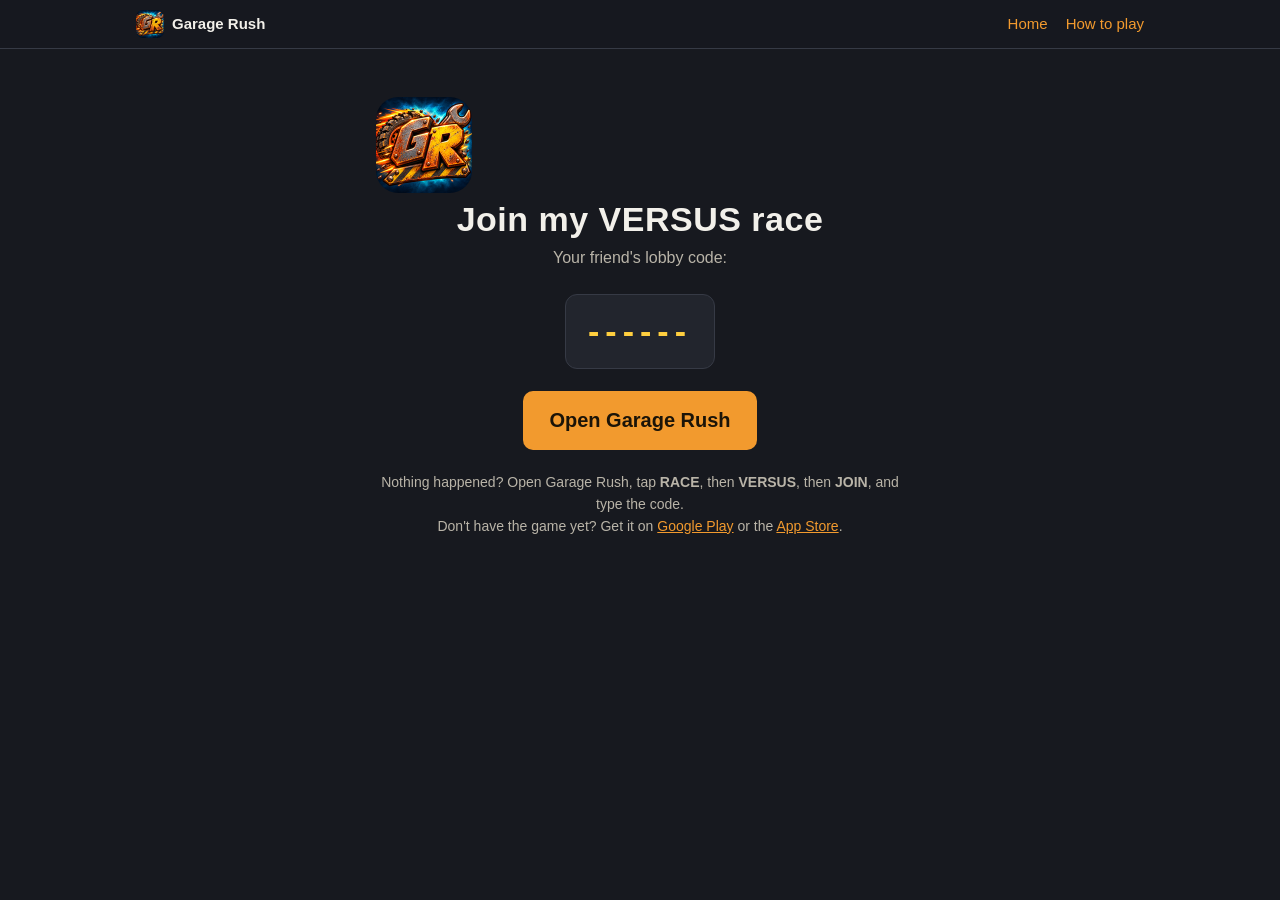
<file: join.html>
<!doctype html>
<html lang="en">
<head>
<meta charset="utf-8">
<meta name="viewport" content="width=device-width, initial-scale=1">
<title>Join a VERSUS race · Garage Rush</title>
<meta name="description" content="A friend invited you to a VERSUS race in Garage Rush. Tap to join their lobby.">
<meta property="og:title" content="Race me in Garage Rush!">
<meta property="og:description" content="Tap to join my VERSUS lobby.">
<meta property="og:image" content="https://tippsstudios.github.io/img/icon_192.png">
<link rel="icon" href="img/icon_192.png">
<link rel="stylesheet" href="style.css">
<style>
  .join { max-width: 560px; margin: 48px auto; padding: 0 16px; text-align: center; }
  .join img.icon { width: 96px; height: 96px; border-radius: 22px; }
  .join .code { display: inline-block; margin: 14px 0 22px; padding: 10px 22px; border-radius: 12px; background: var(--panel); border: 1px solid var(--line); font-size: 34px; font-weight: bold; letter-spacing: 6px; color: var(--gold); }
  .join .button { font-size: 20px; padding: 14px 26px; }
  .join .small { font-size: 14px; margin-top: 22px; }
</style>
</head>
<body>
<nav>
  <div class="in">
    <a class="brand" href="index.html"><img src="img/icon_192.png" alt="Garage Rush"><span>Garage Rush</span></a>
    <a href="index.html">Home</a>
    <a href="guide.html#versus">How to play</a>
  </div>
</nav>

<main class="join">
  <img class="icon" src="img/icon_192.png" alt="">
  <h1>Join my VERSUS race</h1>
  <p>Your friend's lobby code:</p>
  <div class="code" id="code">------</div>
  <p><a class="button" id="open" href="#">Open Garage Rush</a></p>
  <p class="small">Nothing happened? Open Garage Rush, tap <b>RACE</b>, then <b>VERSUS</b>, then <b>JOIN</b>, and type the code.<br>
    Don't have the game yet? Get it on <a href="https://play.google.com/store/apps/details?id=com.paulbica.garagerush">Google Play</a> or the <a href="https://apps.apple.com/app/id6831582047">App Store</a>.</p>
</main>

<script>
  // The game's join link (VersusWindow's SHARE): garagerush://join?code=ABC123 opens Garage Rush on Android and
  // joins that lobby (the game also opens this page's link itself, an App Link: .well-known/assetlinks.json); a browser
  // that can't open it comes back here with &stay=1, and the page shows the steps and the Play Store link
  var code = (new URLSearchParams(location.search).get('code') || '').toUpperCase().replace(/[^A-Z0-9]/g, '').slice(0, 8);
  var store = /iphone|ipad|ipod/i.test(navigator.userAgent) ? 'https://apps.apple.com/app/id6831582047' : 'https://play.google.com/store/apps/details?id=com.paulbica.garagerush';
  var link = /android/i.test(navigator.userAgent)
    ? 'intent://join?code=' + code + '#Intent;scheme=garagerush;package=com.paulbica.garagerush;S.browser_fallback_url=' + encodeURIComponent(location.origin + location.pathname + '?code=' + code + '&stay=1') + ';end'
    : 'garagerush://join?code=' + code;
  var stay = new URLSearchParams(location.search).has('stay');  // the browser couldn't open the game: show the steps
  if (code) {
    document.getElementById('code').textContent = code;
    document.getElementById('open').href = link;
    if (!stay)
      location.href = link;  // straight into the game; the button is there if the browser waits for a tap
  } else {
    document.getElementById('open').href = store;
  }
</script>
</body>
</html>
</file>
<file: style.css>
/* Shared by index.html and guide.html */
  :root {
    --bg: #17191f; --panel: #22252d; --panel2: #2b2f39; --line: #363a45;
    --text: #f2f0ea; --muted: #b9b4a8; --accent: #f29a2e; --gold: #ffcf3f; --green: #7fd36b;
  }
  * { box-sizing: border-box; }
  html { scroll-behavior: smooth; }
  body { margin: 0; background: var(--bg); color: var(--text); font-family: Arial, Helvetica, sans-serif; line-height: 1.55; }
  a { color: var(--accent); }
  img { max-width: 100%; display: block; }

  nav { position: sticky; top: 0; z-index: 5; background: rgba(23, 25, 31, 0.94); border-bottom: 1px solid var(--line); }
  nav .in { max-width: 1040px; margin: 0 auto; padding: 10px 16px; display: flex; gap: 18px; align-items: center; overflow-x: auto; white-space: nowrap; }
  nav .brand { font-weight: bold; color: var(--text); text-decoration: none; margin-right: auto; display: flex; gap: 8px; align-items: center; }
  nav .brand img { width: 28px; height: 28px; border-radius: 7px; }
  nav a { text-decoration: none; font-size: 15px; flex: none; }

  main { max-width: 1040px; margin: 0 auto; padding: 24px 16px 48px; }
  section { margin-top: 48px; scroll-margin-top: 64px; }
  h1 { margin: 0; font-size: 34px; letter-spacing: 0.5px; }
  h2 { margin: 0 0 16px; font-size: 26px; color: var(--accent); }
  h3 { margin: 0 0 6px; font-size: 18px; }
  p { margin: 0 0 10px; color: var(--muted); }

  .banner { border-radius: 16px; overflow: hidden; border: 1px solid var(--line); }
  .banner img { width: 100%; height: auto; }
  .hero { display: flex; gap: 22px; align-items: center; margin-top: 20px; }
  .hero > img { width: 104px; height: 104px; border-radius: 22px; flex: none; }
  .hero .lede { font-size: 18px; color: var(--text); margin: 6px 0 12px; }
  .row { display: flex; flex-wrap: wrap; gap: 10px; align-items: center; }
  .pill { display: inline-block; background: var(--panel2); border: 1px solid var(--line); border-radius: 999px; padding: 6px 14px; font-size: 15px; color: var(--text); }
  .pill b { color: var(--gold); }
  .button { display: inline-block; background: var(--accent); color: #1b1408; font-weight: bold; text-decoration: none; border-radius: 10px; padding: 10px 18px; }
  .note { font-size: 14px; }

  .cards { display: grid; grid-template-columns: repeat(2, minmax(0, 1fr)); gap: 14px; }
  .card { background: var(--panel); border: 1px solid var(--line); border-radius: 14px; padding: 18px; min-width: 0; }
  .card p { margin: 0; }
  .card h3 { color: var(--gold); }

  .shots { display: grid; grid-template-columns: repeat(2, minmax(0, 1fr)); gap: 14px; }
  figure { margin: 0; background: var(--panel); border: 1px solid var(--line); border-radius: 12px; overflow: hidden; }
  figure img { width: 100%; height: auto; aspect-ratio: 2 / 1; }
  figcaption { padding: 8px 12px; font-size: 14px; color: var(--muted); }

  .worlds { display: grid; grid-template-columns: repeat(5, minmax(0, 1fr)); gap: 10px; }
  .world { background: var(--panel); border: 1px solid var(--line); border-radius: 12px; padding: 12px; min-width: 0; }
  .world .n { font-size: 13px; color: var(--muted); }
  .world .name { font-weight: bold; margin: 2px 0; }
  .world .stages { font-size: 13px; color: var(--green); }
  .world.soon { opacity: 0.6; border-style: dashed; }
  .world.soon .stages { color: var(--muted); }

  .latest { background: var(--panel); border: 1px solid var(--accent); border-radius: 14px; padding: 18px 20px; }
  .latest .head, details summary { display: flex; flex-wrap: wrap; gap: 6px 14px; align-items: baseline; }
  .version { font-size: 20px; font-weight: bold; color: var(--gold); }
  .date { color: var(--muted); font-size: 15px; }
  .tag { font-size: 12px; font-weight: bold; color: #1b1408; background: var(--green); border-radius: 6px; padding: 2px 8px; }
  ul.changes { margin: 10px 0 0; padding-left: 22px; }
  ul.changes li { margin: 6px 0; color: var(--text); }
  details { background: var(--panel); border: 1px solid var(--line); border-radius: 12px; padding: 12px 18px; margin-top: 10px; }
  details summary { cursor: pointer; list-style: none; }
  details summary::-webkit-details-marker { display: none; }
  details summary::after { content: "Show changes"; margin-left: auto; color: var(--accent); font-size: 14px; }
  details[open] summary::after { content: "Hide"; }
  details .version { font-size: 17px; }

  footer { margin-top: 56px; padding-top: 18px; border-top: 1px solid var(--line); color: var(--muted); font-size: 14px; }

  @media (max-width: 760px) {
    .worlds { grid-template-columns: repeat(2, minmax(0, 1fr)); }
  }
  @media (max-width: 560px) {
    .hero { flex-direction: column; align-items: flex-start; }
    .cards, .shots { grid-template-columns: 1fr; }
    h1 { font-size: 28px; }
    nav a:not(.brand) { font-size: 14px; }
    nav .in { gap: 14px; }
    nav .brand span { display: none; }  /* just the icon on a phone, so the four links fit */
  }

/* How to play (guide.html) */
.toc { display: flex; flex-wrap: wrap; gap: 8px; margin: 18px 0 0; padding: 0; list-style: none; }
.toc a { display: inline-block; background: var(--panel); border: 1px solid var(--line); border-radius: 999px; padding: 6px 12px; font-size: 14px; text-decoration: none; }
.guide section { margin-top: 44px; }
.guide h2 { display: flex; align-items: baseline; gap: 10px; }
.guide h2 .num { font-size: 15px; color: var(--muted); font-weight: normal; }
.guide h3 { margin-top: 20px; color: var(--gold); }
.guide ul { margin: 6px 0 10px; padding-left: 22px; }
.guide li { margin: 5px 0; color: var(--muted); }
.guide li b, .guide p b { color: var(--text); }
.shot { margin: 14px 0 6px; }
.shot img { width: 100%; height: auto; aspect-ratio: 2 / 1; }
.key { display: inline-block; background: var(--panel2); border: 1px solid var(--line); border-radius: 6px; padding: 0 7px; font-size: 14px; color: var(--text); font-weight: bold; white-space: nowrap; }
.table { width: 100%; border-collapse: collapse; margin: 10px 0; font-size: 15px; }
.table th, .table td { text-align: left; vertical-align: top; padding: 9px 10px; border-bottom: 1px solid var(--line); }
.table th { color: var(--muted); font-size: 13px; font-weight: normal; text-transform: uppercase; letter-spacing: 0.5px; }
.table td { color: var(--muted); }
.table td:first-child { color: var(--text); font-weight: bold; white-space: nowrap; }
.callout { background: var(--panel); border-left: 4px solid var(--accent); border-radius: 0 10px 10px 0; padding: 12px 16px; margin: 12px 0; }
.callout p { margin: 0; }
.cta { display: flex; flex-wrap: wrap; gap: 14px; align-items: center; justify-content: space-between; background: var(--panel); border: 1px solid var(--accent); border-radius: 14px; padding: 18px 20px; margin-top: 18px; }
.cta p { margin: 0; color: var(--text); }
@media (max-width: 560px) {
  .table, .table tbody, .table tr, .table td { display: block; width: 100%; }
  .table thead { display: none; }
  .table tr { border-bottom: 1px solid var(--line); padding: 8px 0; }
  .table td { border: 0; padding: 2px 0; }
}
</file>
